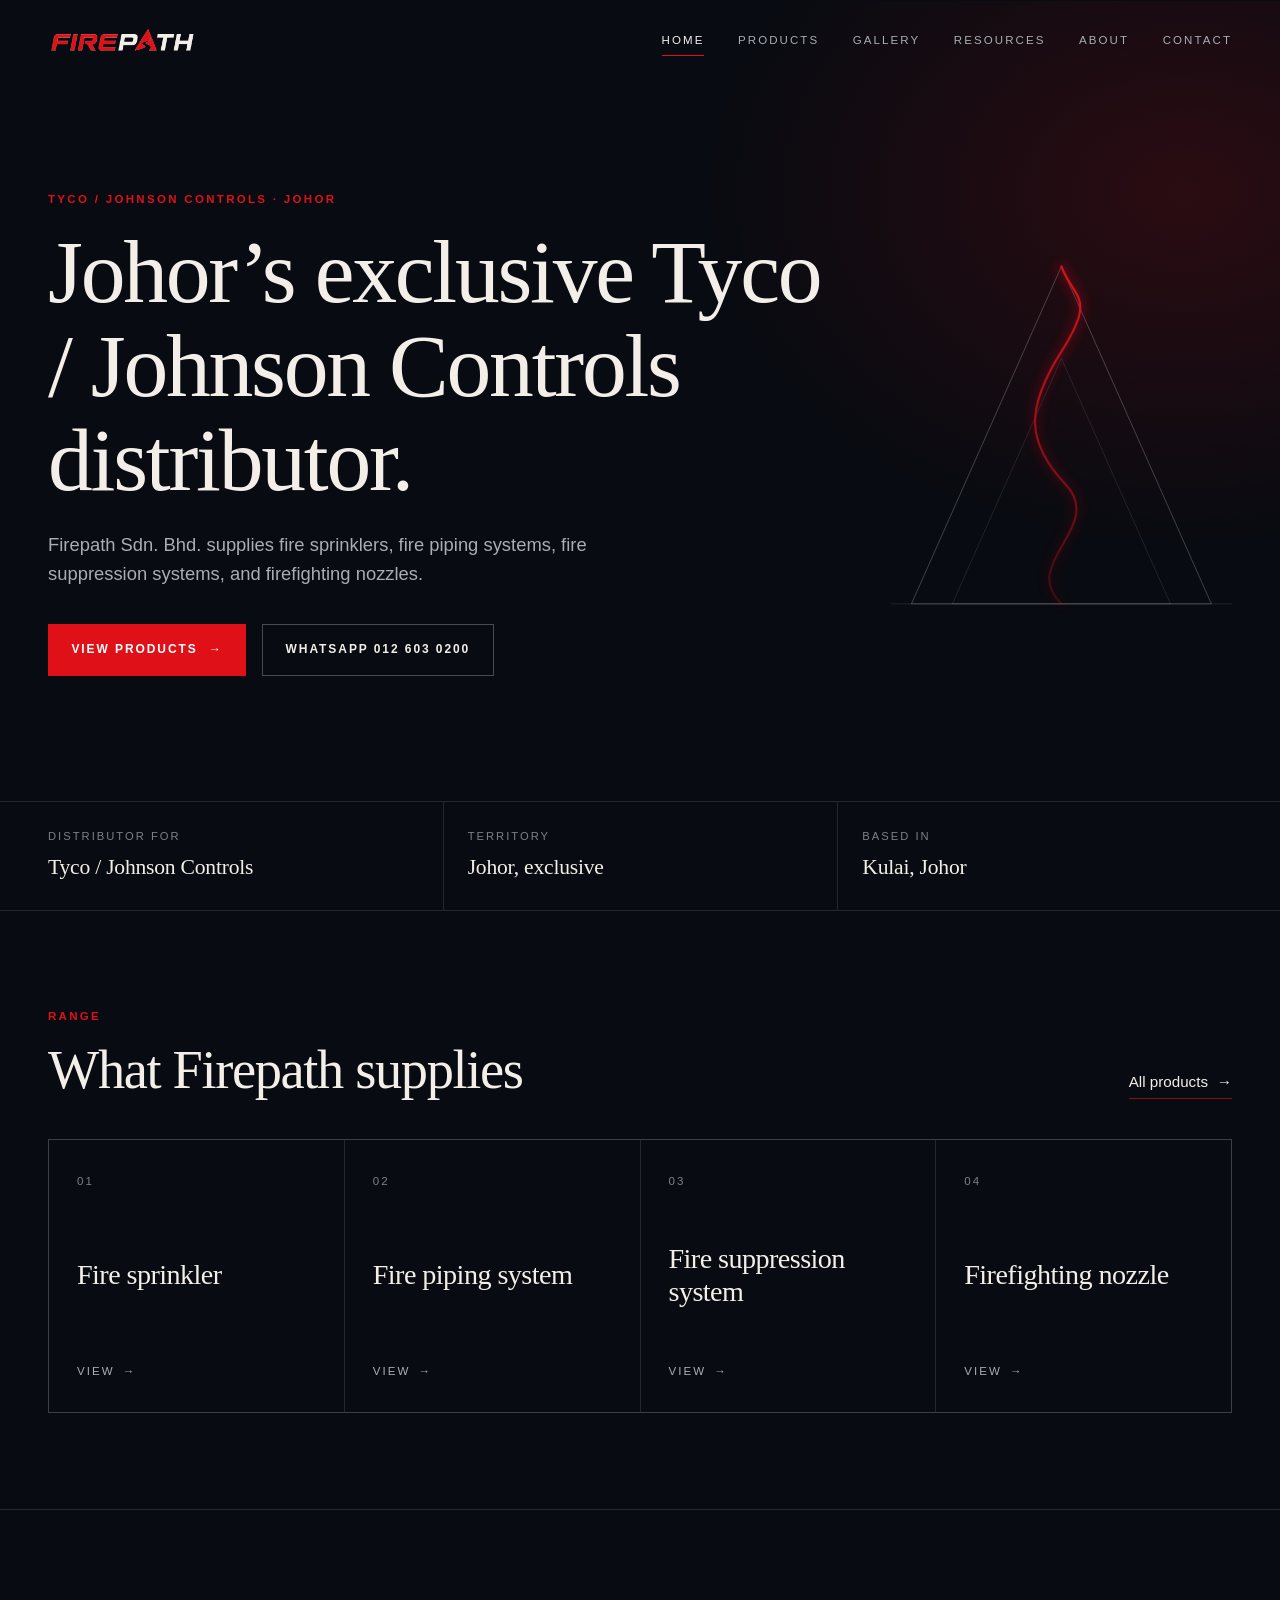
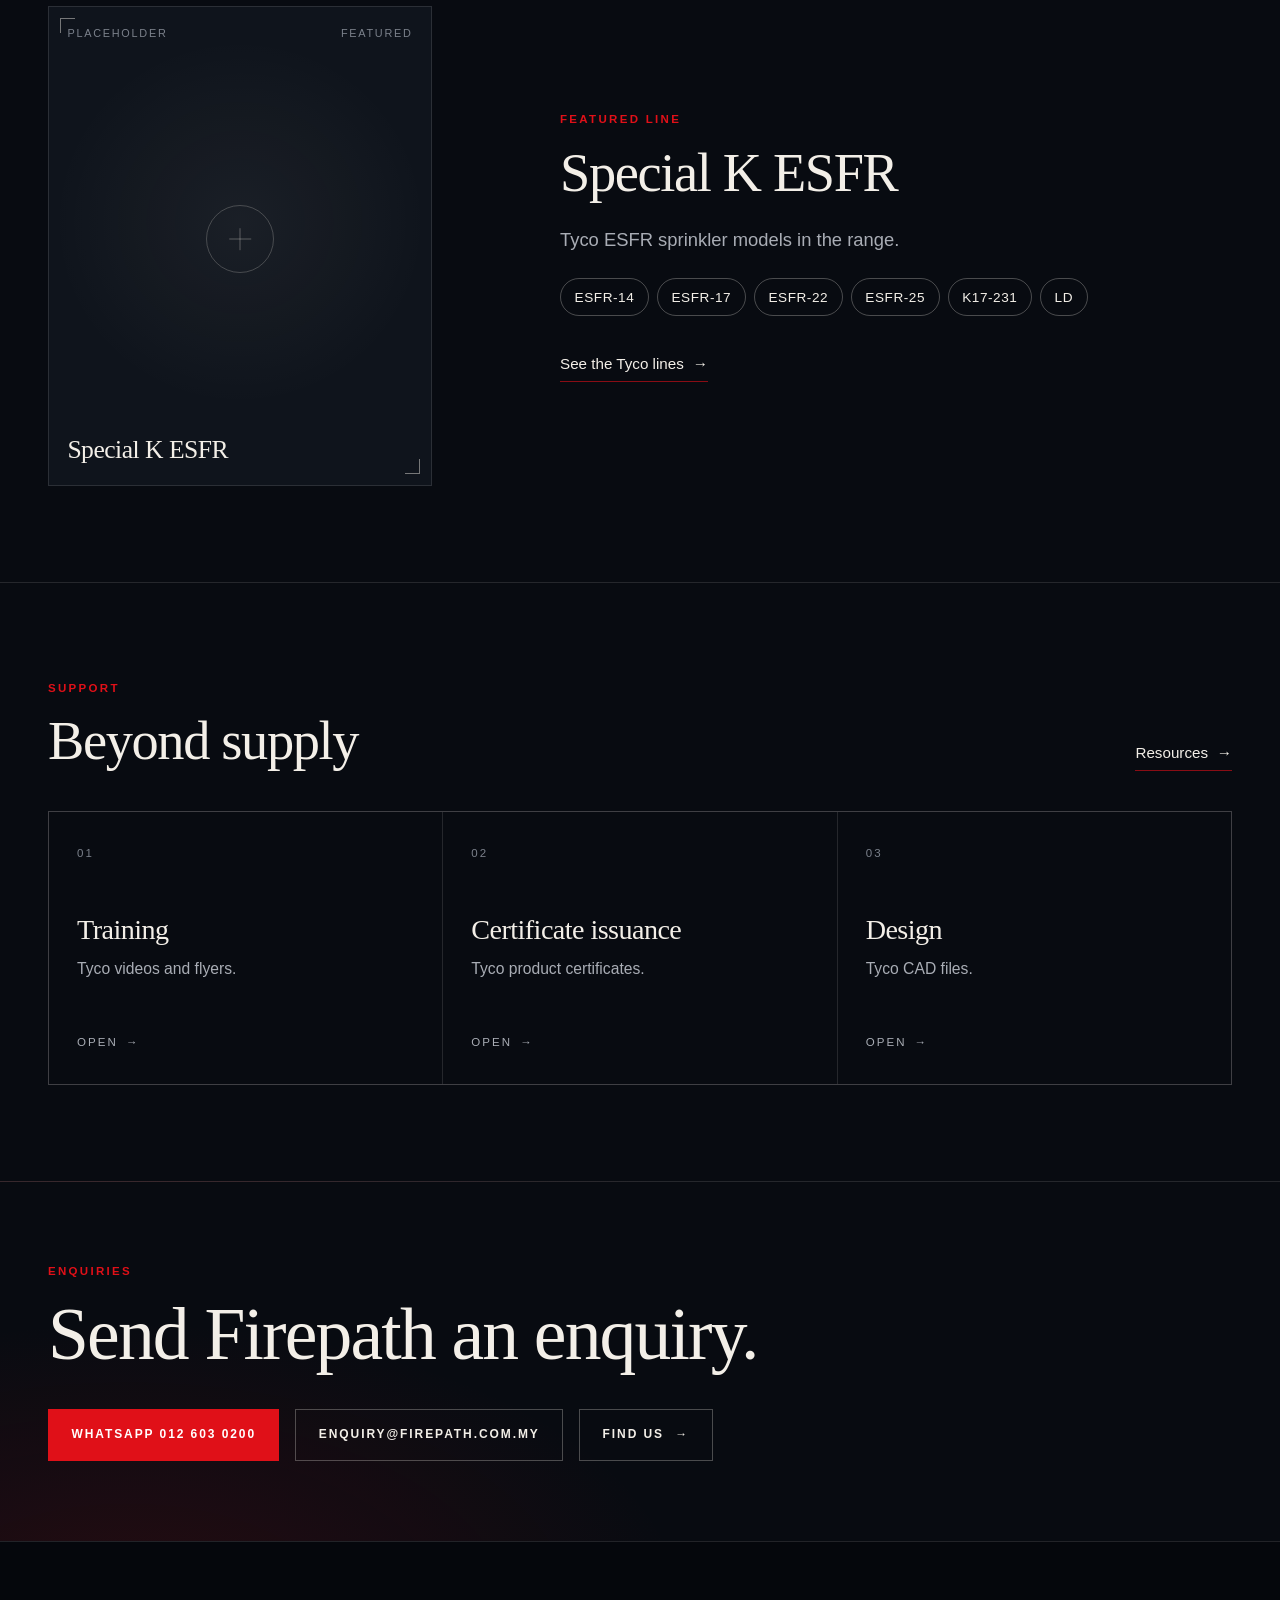
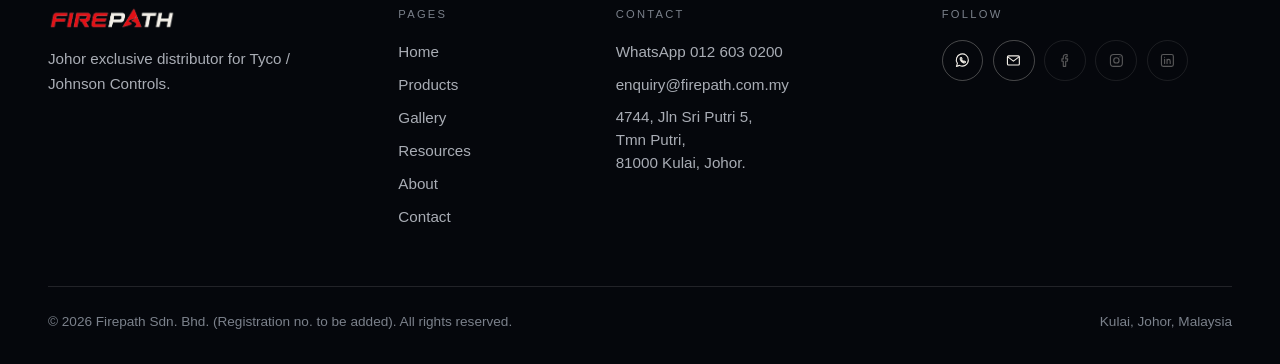
<file: index.html>
<!DOCTYPE html>
<html lang="en">
<head>
  <meta charset="utf-8">
  <meta name="viewport" content="width=device-width, initial-scale=1">
  <title>Firepath Sdn. Bhd. | Tyco / Johnson Controls distributor, Johor</title>
  <meta name="description" content="Firepath Sdn. Bhd. is the Johor exclusive distributor for Tyco and Johnson Controls. Fire sprinklers, fire piping systems, fire suppression systems, and firefighting nozzles.">
  <link rel="icon" href="assets/favicon.svg" type="image/svg+xml">
  <link rel="stylesheet" href="css/styles.css">
  <script>document.documentElement.classList.add("js");</script>
</head>
<body data-page="home">
  <a class="skip" href="#main">Skip to content</a>
  <div data-site-header><noscript><nav class="noscript-nav"><a href="index.html">Home</a><a href="products.html">Products</a><a href="gallery.html">Gallery</a><a href="resources.html">Resources</a><a href="about.html">About</a><a href="contact.html">Contact</a></nav></noscript></div>

  <main id="main">
    <section class="hero" aria-labelledby="hero-heading">
      <div class="wrap hero-grid">
        <div>
          <p class="kicker enter" style="--d:100ms">Tyco / Johnson Controls &middot; Johor</p>
          <h1 id="hero-heading" class="enter" style="--d:200ms">Johor&rsquo;s exclusive Tyco / Johnson Controls distributor.</h1>
          <p class="lede enter" style="--d:380ms">Firepath Sdn. Bhd. supplies fire sprinklers, fire piping systems, fire suppression systems, and firefighting nozzles.</p>
          <div class="actions enter" style="--d:520ms">
            <a class="btn btn-primary" href="products.html">View products <span class="arrow" aria-hidden="true">&rarr;</span></a>
            <a class="btn" href="https://wa.me/60126030200">WhatsApp 012 603 0200</a>
          </div>
        </div>

        <div class="hero-art" aria-hidden="true">
          <svg viewBox="0 0 400 440" focusable="false">
            <defs>
              <linearGradient id="path-fade" x1="0" y1="1" x2="0" y2="0">
                <stop offset="0" stop-color="#e01018" stop-opacity="0.2"/>
                <stop offset="1" stop-color="#e01018"/>
              </linearGradient>
              <filter id="path-blur" x="-50%" y="-50%" width="200%" height="200%">
                <feGaussianBlur stdDeviation="6"/>
              </filter>
              <filter id="ember-glow" x="-300%" y="-300%" width="700%" height="700%">
                <feGaussianBlur stdDeviation="5"/>
              </filter>
            </defs>
            <path class="art-base" pathLength="1" d="M0 420 H400"/>
            <path class="art-frame" pathLength="1" d="M200 24 L376 420 H24 Z"/>
            <path class="art-frame art-frame-inner" pathLength="1" d="M200 132 L328 420 H72 Z"/>
            <path class="art-path art-path-glow" pathLength="1" d="M200 420 C 150 372, 252 330, 205 280 S 158 190, 200 124 S 214 62, 200 24"/>
            <path id="fire-path" class="art-path" pathLength="1" d="M200 420 C 150 372, 252 330, 205 280 S 158 190, 200 124 S 214 62, 200 24"/>
            <g class="art-ember" opacity="0">
              <circle r="10" fill="#e01018" filter="url(#ember-glow)"/>
              <circle r="3" fill="#ffd9d4"/>
              <animateMotion dur="7s" begin="3s" repeatCount="indefinite" keyPoints="0;1" keyTimes="0;1" calcMode="spline" keySplines="0.45 0 0.55 1">
                <mpath href="#fire-path"/>
              </animateMotion>
              <animate attributeName="opacity" values="0;1;1;0" keyTimes="0;0.12;0.82;1" dur="7s" begin="3s" repeatCount="indefinite"/>
            </g>
          </svg>
        </div>
      </div>
    </section>

    <section class="strip" aria-label="Company at a glance">
      <div class="wrap strip-grid" data-reveal-group="120">
        <div class="strip-item" data-reveal>
          <span class="strip-label">Distributor for</span>
          <span class="strip-value">Tyco / Johnson Controls</span>
        </div>
        <div class="strip-item" data-reveal>
          <span class="strip-label">Territory</span>
          <span class="strip-value">Johor, exclusive</span>
        </div>
        <div class="strip-item" data-reveal>
          <span class="strip-label">Based in</span>
          <span class="strip-value">Kulai, Johor</span>
        </div>
      </div>
    </section>

    <section class="band" aria-labelledby="range-heading">
      <div class="wrap">
        <header class="band-head band-head-row">
          <div data-reveal>
            <p class="kicker">Range</p>
            <h2 id="range-heading">What Firepath supplies</h2>
          </div>
          <a class="arrow-link" href="products.html" data-reveal>All products <span class="arrow" aria-hidden="true">&rarr;</span></a>
        </header>
        <div class="grid-lines grid-cols-4" data-reveal-group="90">
          <a class="card" href="products.html#supply" data-reveal>
            <span class="card-num">01</span>
            <span>
              <span class="card-title">Fire sprinkler</span>
            </span>
            <span class="card-go">View <span class="arrow" aria-hidden="true">&rarr;</span></span>
          </a>
          <a class="card" href="products.html#supply" data-reveal>
            <span class="card-num">02</span>
            <span>
              <span class="card-title">Fire piping system</span>
            </span>
            <span class="card-go">View <span class="arrow" aria-hidden="true">&rarr;</span></span>
          </a>
          <a class="card" href="products.html#supply" data-reveal>
            <span class="card-num">03</span>
            <span>
              <span class="card-title">Fire suppression system</span>
            </span>
            <span class="card-go">View <span class="arrow" aria-hidden="true">&rarr;</span></span>
          </a>
          <a class="card" href="products.html#supply" data-reveal>
            <span class="card-num">04</span>
            <span>
              <span class="card-title">Firefighting nozzle</span>
            </span>
            <span class="card-go">View <span class="arrow" aria-hidden="true">&rarr;</span></span>
          </a>
        </div>
      </div>
    </section>

    <section class="band" aria-labelledby="feature-heading">
      <div class="wrap feature">
        <div class="plate-frame" role="img" aria-label="Product placeholder, Special K ESFR" data-reveal>
          <span class="plate-meta"><span>Placeholder</span><span>Featured</span></span>
          <span class="plate-mark" aria-hidden="true"></span>
          <span class="plate-name">Special K ESFR</span>
        </div>
        <div data-reveal style="--d:120ms">
          <p class="kicker">Featured line</p>
          <h2 id="feature-heading">Special K ESFR</h2>
          <p class="lede">Tyco ESFR sprinkler models in the range.</p>
          <ul class="chips" aria-label="Models">
            <li>ESFR-14</li>
            <li>ESFR-17</li>
            <li>ESFR-22</li>
            <li>ESFR-25</li>
            <li>K17-231</li>
            <li>LD</li>
          </ul>
          <div class="actions">
            <a class="arrow-link" href="products.html#special-k-esfr">See the Tyco lines <span class="arrow" aria-hidden="true">&rarr;</span></a>
          </div>
        </div>
      </div>
    </section>

    <section class="band" aria-labelledby="support-heading">
      <div class="wrap">
        <header class="band-head band-head-row">
          <div data-reveal>
            <p class="kicker">Support</p>
            <h2 id="support-heading">Beyond supply</h2>
          </div>
          <a class="arrow-link" href="resources.html" data-reveal>Resources <span class="arrow" aria-hidden="true">&rarr;</span></a>
        </header>
        <div class="grid-lines grid-cols-3" data-reveal-group="90">
          <a class="card" href="resources.html" data-reveal>
            <span class="card-num">01</span>
            <span>
              <span class="card-title">Training</span>
              <p class="card-text">Tyco videos and flyers.</p>
            </span>
            <span class="card-go">Open <span class="arrow" aria-hidden="true">&rarr;</span></span>
          </a>
          <a class="card" href="resources.html" data-reveal>
            <span class="card-num">02</span>
            <span>
              <span class="card-title">Certificate issuance</span>
              <p class="card-text">Tyco product certificates.</p>
            </span>
            <span class="card-go">Open <span class="arrow" aria-hidden="true">&rarr;</span></span>
          </a>
          <a class="card" href="resources.html" data-reveal>
            <span class="card-num">03</span>
            <span>
              <span class="card-title">Design</span>
              <p class="card-text">Tyco CAD files.</p>
            </span>
            <span class="card-go">Open <span class="arrow" aria-hidden="true">&rarr;</span></span>
          </a>
        </div>
      </div>
    </section>

    <section class="cta" aria-labelledby="cta-heading">
      <div class="wrap" data-reveal>
        <p class="kicker">Enquiries</p>
        <h2 id="cta-heading">Send Firepath an enquiry.</h2>
        <div class="actions">
          <a class="btn btn-primary" href="https://wa.me/60126030200">WhatsApp 012 603 0200</a>
          <a class="btn" href="mailto:enquiry@firepath.com.my">enquiry@firepath.com.my</a>
          <a class="btn" href="contact.html">Find us <span class="arrow" aria-hidden="true">&rarr;</span></a>
        </div>
      </div>
    </section>
  </main>

  <div data-site-footer></div>

  <script src="js/site.js"></script>
  <script src="js/main.js"></script>
</body>
</html>
</file>
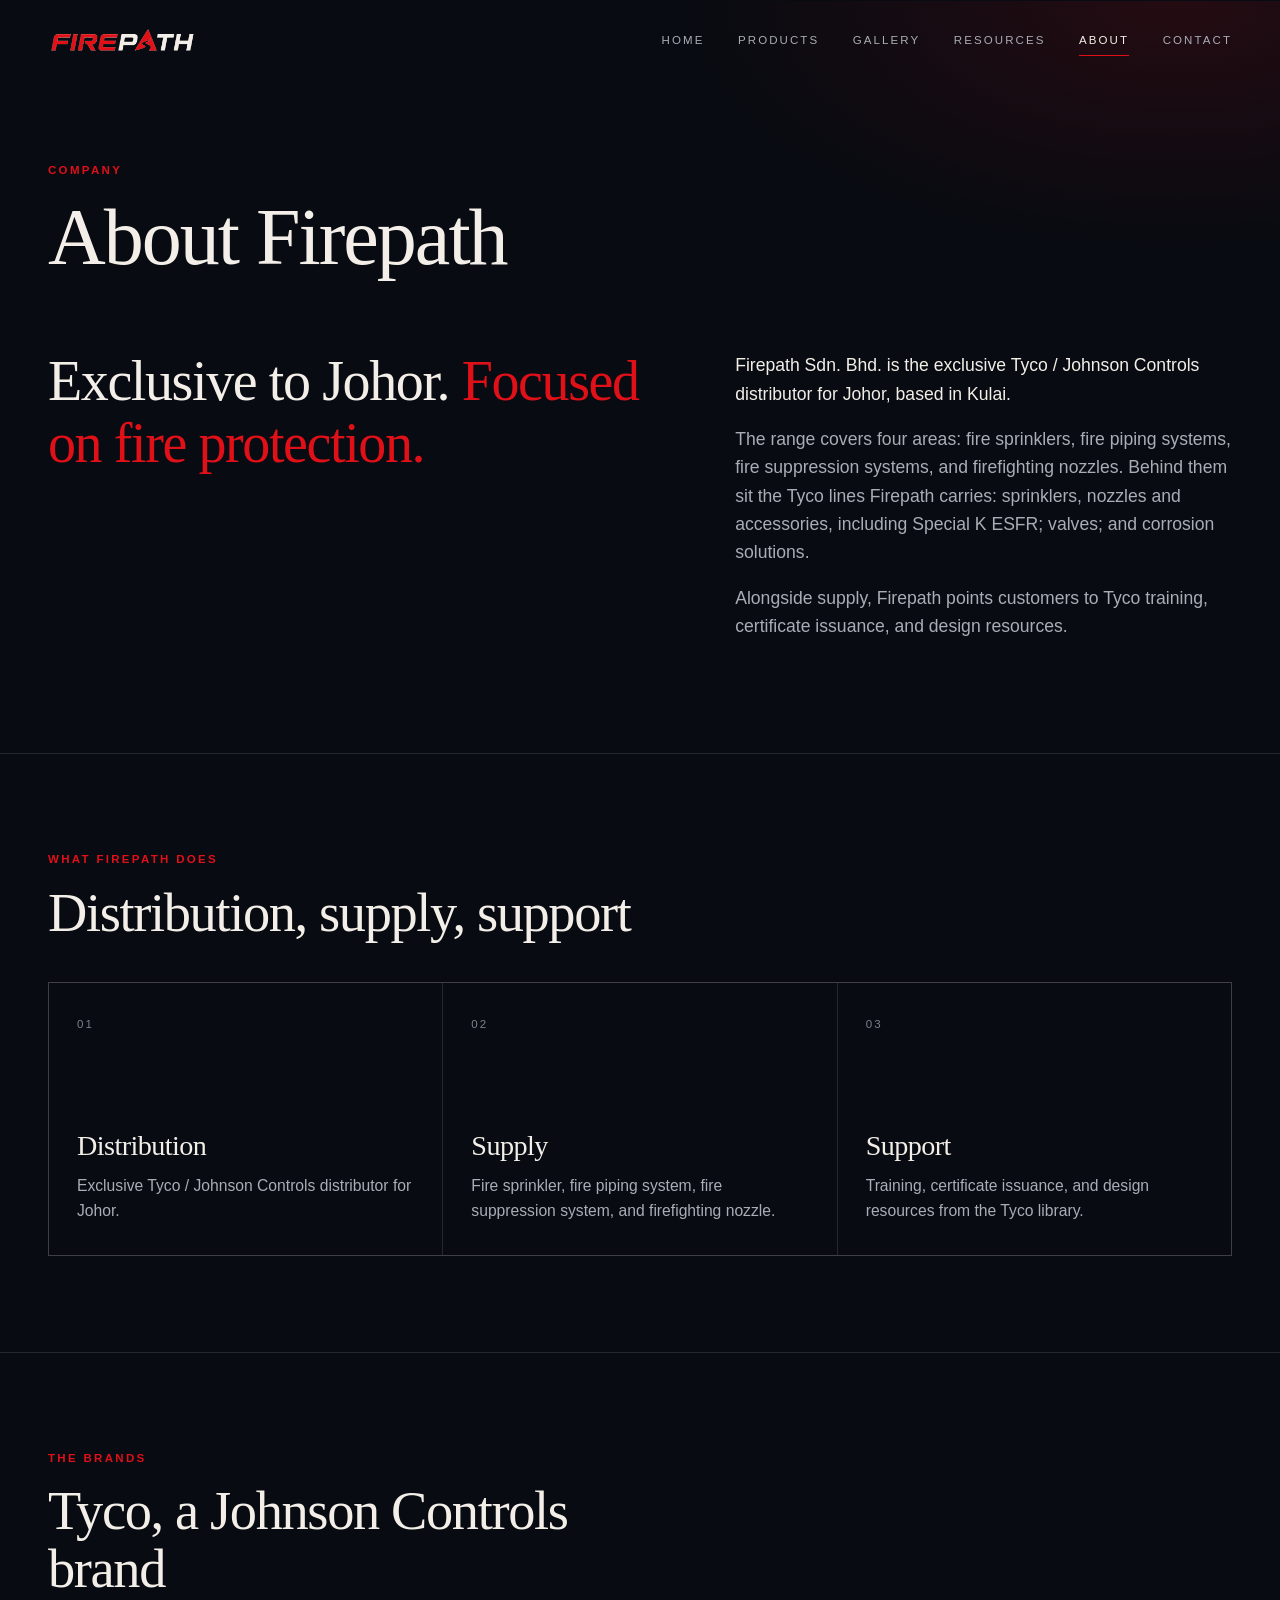
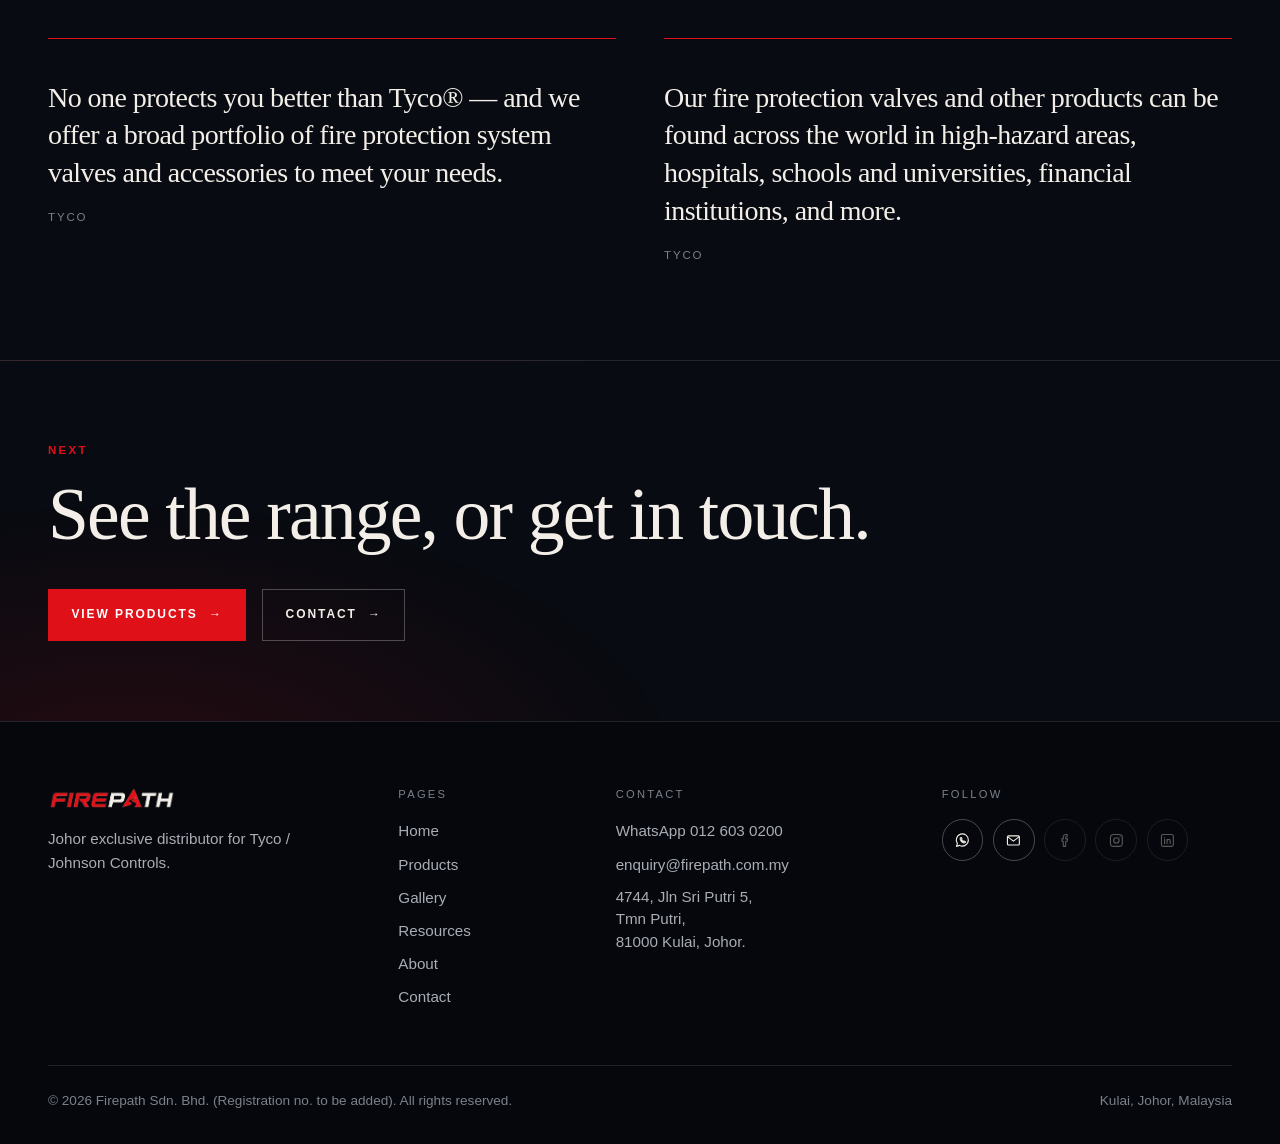
<file: about.html>
<!DOCTYPE html>
<html lang="en">
<head>
  <meta charset="utf-8">
  <meta name="viewport" content="width=device-width, initial-scale=1">
  <title>About | Firepath Sdn. Bhd.</title>
  <meta name="description" content="Firepath Sdn. Bhd. is the exclusive Tyco / Johnson Controls distributor for Johor, based in Kulai.">
  <link rel="icon" href="assets/favicon.svg" type="image/svg+xml">
  <link rel="stylesheet" href="css/styles.css">
  <script>document.documentElement.classList.add("js");</script>
</head>
<body data-page="about">
  <a class="skip" href="#main">Skip to content</a>
  <div data-site-header><noscript><nav class="noscript-nav"><a href="index.html">Home</a><a href="products.html">Products</a><a href="gallery.html">Gallery</a><a href="resources.html">Resources</a><a href="about.html">About</a><a href="contact.html">Contact</a></nav></noscript></div>

  <main id="main">
    <section class="page-head" aria-labelledby="page-heading">
      <div class="wrap">
        <p class="kicker enter" style="--d:80ms">Company</p>
        <h1 id="page-heading" class="enter" style="--d:160ms">About Firepath</h1>
      </div>
    </section>

    <section class="band" aria-label="Introduction">
      <div class="wrap intro">
        <p class="statement" data-reveal>Exclusive to Johor. <em>Focused on fire protection.</em></p>
        <div class="intro-body" data-reveal style="--d:140ms">
          <p>Firepath Sdn. Bhd. is the exclusive Tyco / Johnson Controls distributor for Johor, based in Kulai.</p>
          <p>The range covers four areas: fire sprinklers, fire piping systems, fire suppression systems, and firefighting nozzles. Behind them sit the Tyco lines Firepath carries: sprinklers, nozzles and accessories, including Special K ESFR; valves; and corrosion solutions.</p>
          <p>Alongside supply, Firepath points customers to Tyco training, certificate issuance, and design resources.</p>
        </div>
      </div>
    </section>

    <section class="band" aria-labelledby="pillars-heading">
      <div class="wrap">
        <header class="band-head" data-reveal>
          <p class="kicker">What Firepath does</p>
          <h2 id="pillars-heading">Distribution, supply, support</h2>
        </header>
        <div class="grid-lines grid-cols-3" data-reveal-group="100">
          <div class="card" data-reveal>
            <span class="card-num">01</span>
            <span>
              <span class="card-title">Distribution</span>
              <p class="card-text">Exclusive Tyco / Johnson Controls distributor for Johor.</p>
            </span>
          </div>
          <div class="card" data-reveal>
            <span class="card-num">02</span>
            <span>
              <span class="card-title">Supply</span>
              <p class="card-text">Fire sprinkler, fire piping system, fire suppression system, and firefighting nozzle.</p>
            </span>
          </div>
          <div class="card" data-reveal>
            <span class="card-num">03</span>
            <span>
              <span class="card-title">Support</span>
              <p class="card-text">Training, certificate issuance, and design resources from the Tyco library.</p>
            </span>
          </div>
        </div>
      </div>
    </section>

    <section class="band" aria-labelledby="brands-heading">
      <div class="wrap">
        <header class="band-head" data-reveal>
          <p class="kicker">The brands</p>
          <h2 id="brands-heading">Tyco, a Johnson Controls brand</h2>
        </header>
        <div class="quotes" data-reveal-group="140">
          <figure data-reveal>
            <blockquote>
              <p>No one protects you better than Tyco&reg; &mdash; and we offer a broad portfolio of fire protection system valves and accessories to meet your needs.</p>
            </blockquote>
            <figcaption>Tyco</figcaption>
          </figure>
          <figure data-reveal>
            <blockquote>
              <p>Our fire protection valves and other products can be found across the world in high-hazard areas, hospitals, schools and universities, financial institutions, and more.</p>
            </blockquote>
            <figcaption>Tyco</figcaption>
          </figure>
        </div>
      </div>
    </section>

    <section class="cta" aria-labelledby="cta-heading">
      <div class="wrap" data-reveal>
        <p class="kicker">Next</p>
        <h2 id="cta-heading">See the range, or get in touch.</h2>
        <div class="actions">
          <a class="btn btn-primary" href="products.html">View products <span class="arrow" aria-hidden="true">&rarr;</span></a>
          <a class="btn" href="contact.html">Contact <span class="arrow" aria-hidden="true">&rarr;</span></a>
        </div>
      </div>
    </section>
  </main>

  <div data-site-footer></div>

  <script src="js/site.js"></script>
  <script src="js/main.js"></script>
</body>
</html>
</file>
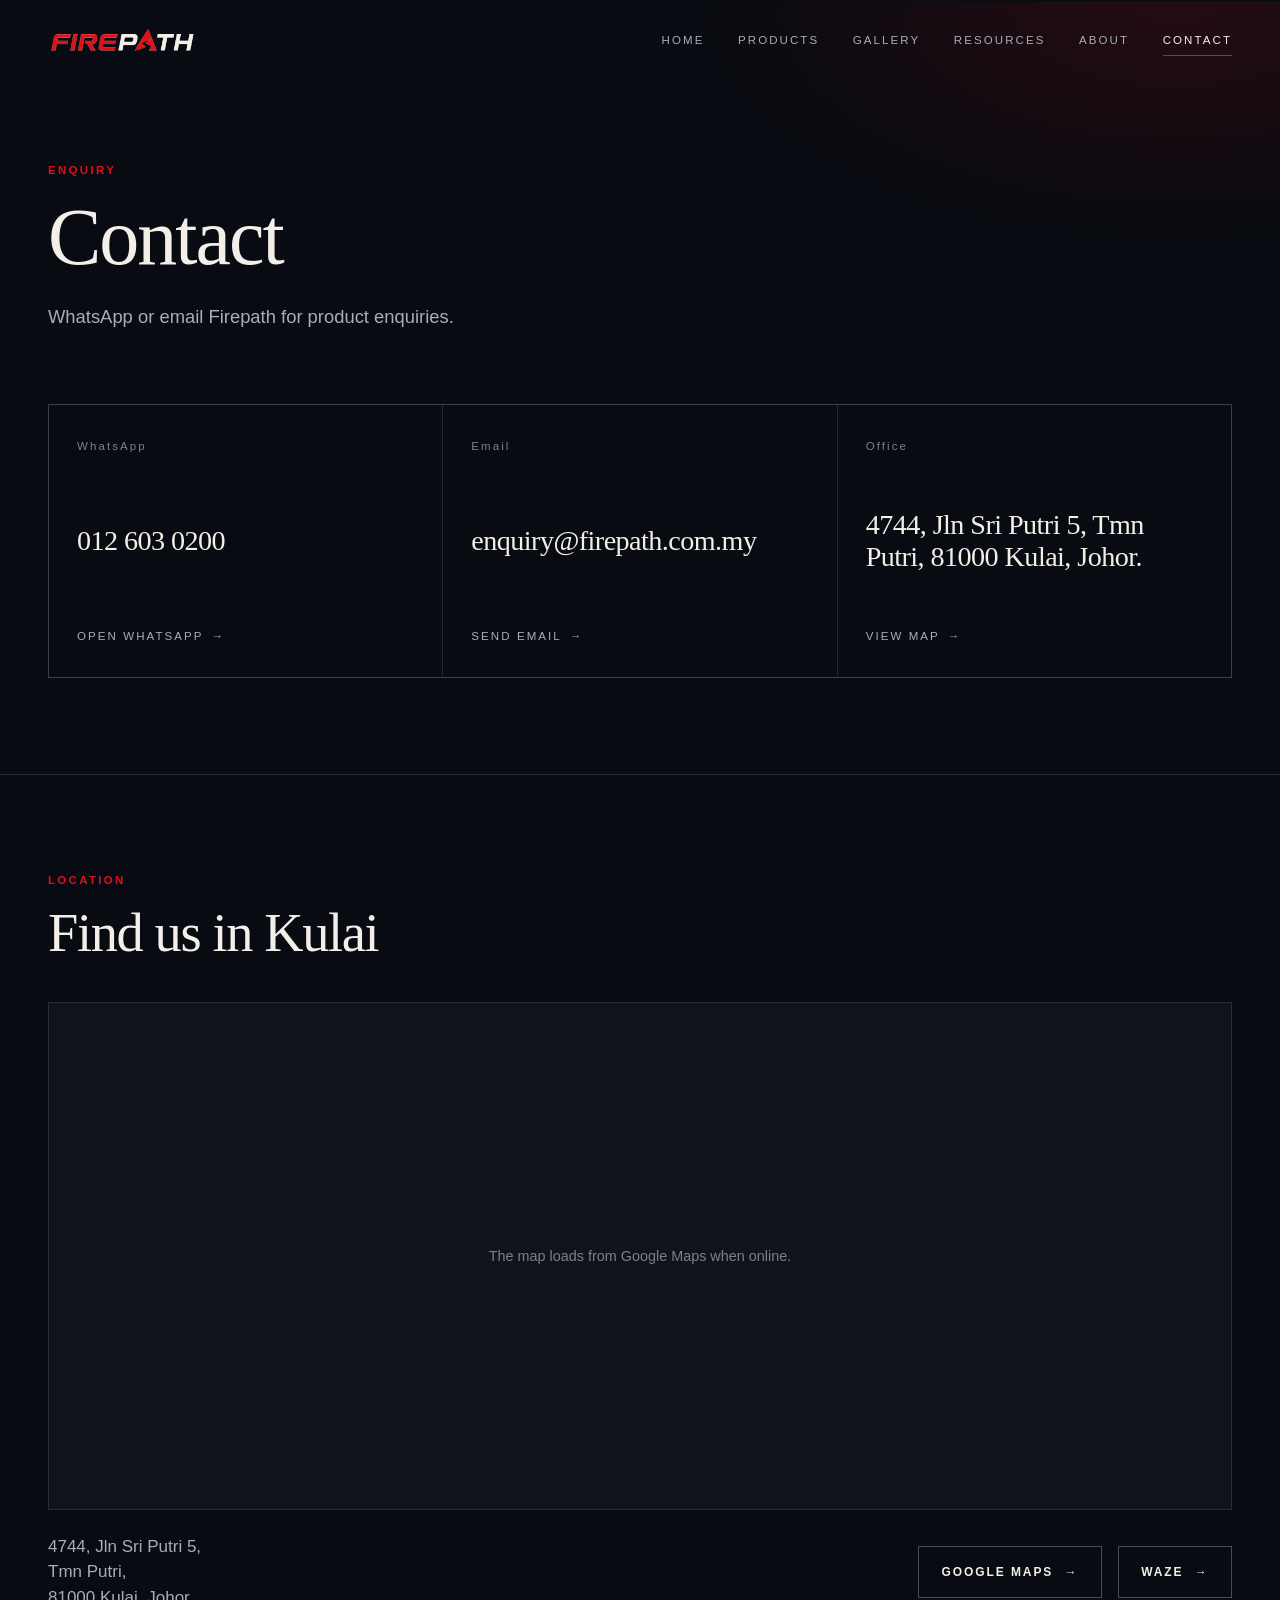
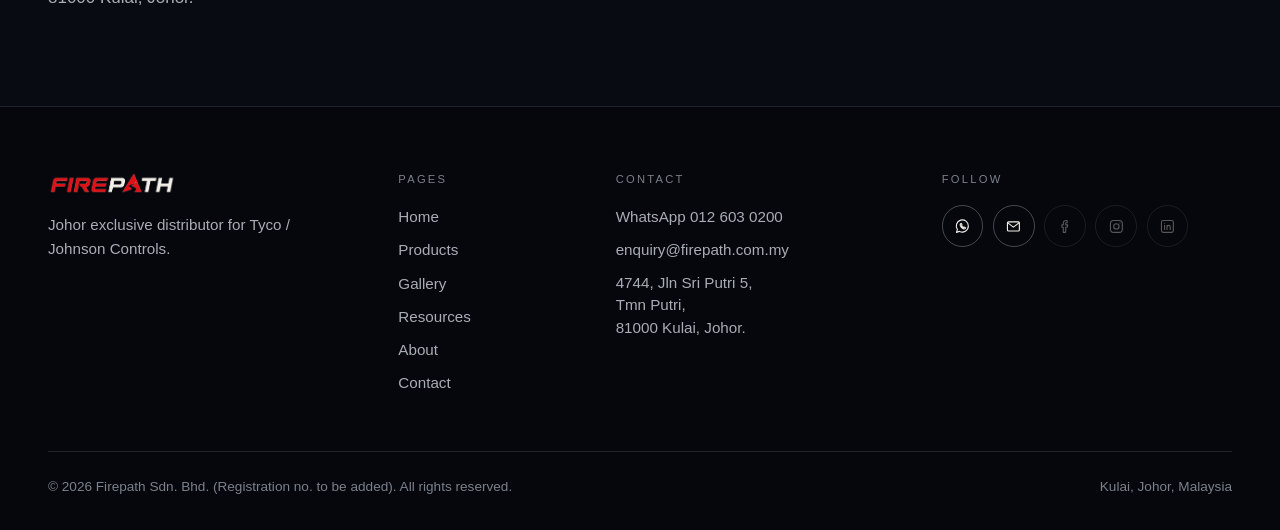
<file: contact.html>
<!DOCTYPE html>
<html lang="en">
<head>
  <meta charset="utf-8">
  <meta name="viewport" content="width=device-width, initial-scale=1">
  <title>Contact | Firepath Sdn. Bhd.</title>
  <meta name="description" content="Contact Firepath Sdn. Bhd.: WhatsApp 012 603 0200, enquiry@firepath.com.my, 4744, Jln Sri Putri 5, Tmn Putri, 81000 Kulai, Johor.">
  <link rel="icon" href="assets/favicon.svg" type="image/svg+xml">
  <link rel="stylesheet" href="css/styles.css">
  <script>document.documentElement.classList.add("js");</script>
</head>
<body data-page="contact">
  <a class="skip" href="#main">Skip to content</a>
  <div data-site-header><noscript><nav class="noscript-nav"><a href="index.html">Home</a><a href="products.html">Products</a><a href="gallery.html">Gallery</a><a href="resources.html">Resources</a><a href="about.html">About</a><a href="contact.html">Contact</a></nav></noscript></div>

  <main id="main">
    <section class="page-head" aria-labelledby="page-heading">
      <div class="wrap">
        <p class="kicker enter" style="--d:80ms">Enquiry</p>
        <h1 id="page-heading" class="enter" style="--d:160ms">Contact</h1>
        <p class="lede enter" style="--d:300ms">WhatsApp or email Firepath for product enquiries.</p>
      </div>
    </section>

    <section class="band" aria-label="Ways to reach Firepath">
      <div class="wrap">
        <div class="grid-lines grid-cols-3" data-reveal-group="100">
          <a class="card contact-card" href="https://wa.me/60126030200" data-reveal>
            <span class="card-num">WhatsApp</span>
            <span class="card-title">012 603 0200</span>
            <span class="card-go">Open WhatsApp <span class="arrow" aria-hidden="true">&rarr;</span></span>
          </a>
          <a class="card contact-card" href="mailto:enquiry@firepath.com.my" data-reveal>
            <span class="card-num">Email</span>
            <span class="card-title">enquiry@firepath.com.my</span>
            <span class="card-go">Send email <span class="arrow" aria-hidden="true">&rarr;</span></span>
          </a>
          <a class="card contact-card" href="#location" data-reveal>
            <span class="card-num">Office</span>
            <address class="card-title">4744, Jln Sri Putri 5, Tmn Putri, 81000 Kulai, Johor.</address>
            <span class="card-go">View map <span class="arrow" aria-hidden="true">&rarr;</span></span>
          </a>
        </div>
      </div>
    </section>

    <section class="band" id="location" aria-labelledby="map-heading">
      <div class="wrap">
        <header class="band-head" data-reveal>
          <p class="kicker">Location</p>
          <h2 id="map-heading">Find us in Kulai</h2>
        </header>
        <div class="map" data-reveal>
          <p class="map-fallback">The map loads from Google Maps when online.</p>
          <iframe
            title="Map of 4744, Jln Sri Putri 5, Tmn Putri, 81000 Kulai, Johor"
            src="https://maps.google.com/maps?q=4744%20Jalan%20Sri%20Putri%205%2C%20Taman%20Putri%2C%2081000%20Kulai%2C%20Johor%2C%20Malaysia&amp;z=16&amp;output=embed"
            loading="lazy"
            referrerpolicy="no-referrer-when-downgrade"
            allowfullscreen></iframe>
        </div>
        <div class="map-meta" data-reveal>
          <address>
            4744, Jln Sri Putri 5,<br>
            Tmn Putri,<br>
            81000 Kulai, Johor.
          </address>
          <div class="actions">
            <a class="btn" href="https://www.google.com/maps/search/?api=1&amp;query=4744%20Jalan%20Sri%20Putri%205%2C%20Taman%20Putri%2C%2081000%20Kulai%2C%20Johor%2C%20Malaysia" target="_blank" rel="noopener">Google Maps <span class="arrow" aria-hidden="true">&rarr;</span></a>
            <a class="btn" href="https://waze.com/ul?q=4744%20Jalan%20Sri%20Putri%205%2C%20Taman%20Putri%2C%2081000%20Kulai%2C%20Johor&amp;navigate=yes" target="_blank" rel="noopener">Waze <span class="arrow" aria-hidden="true">&rarr;</span></a>
          </div>
        </div>
      </div>
    </section>
  </main>

  <div data-site-footer></div>

  <script src="js/site.js"></script>
  <script src="js/main.js"></script>
</body>
</html>
</file>
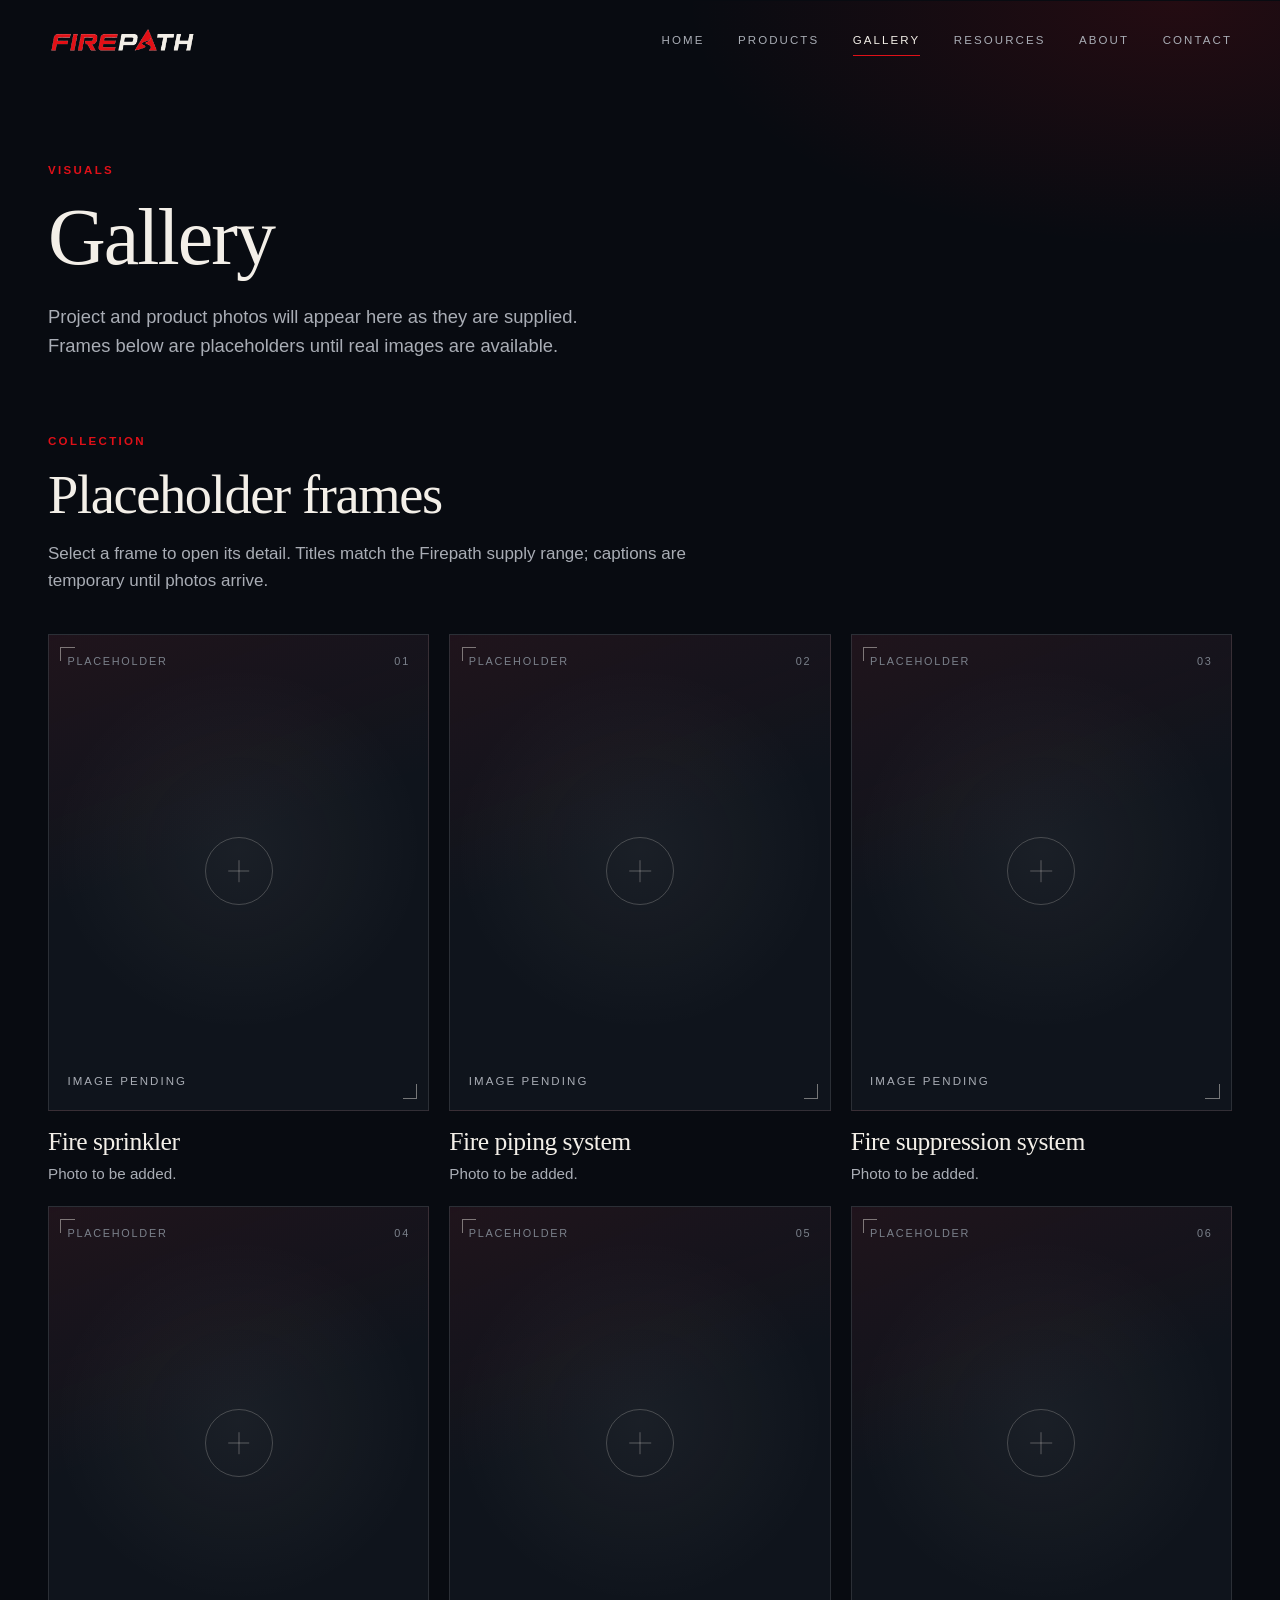
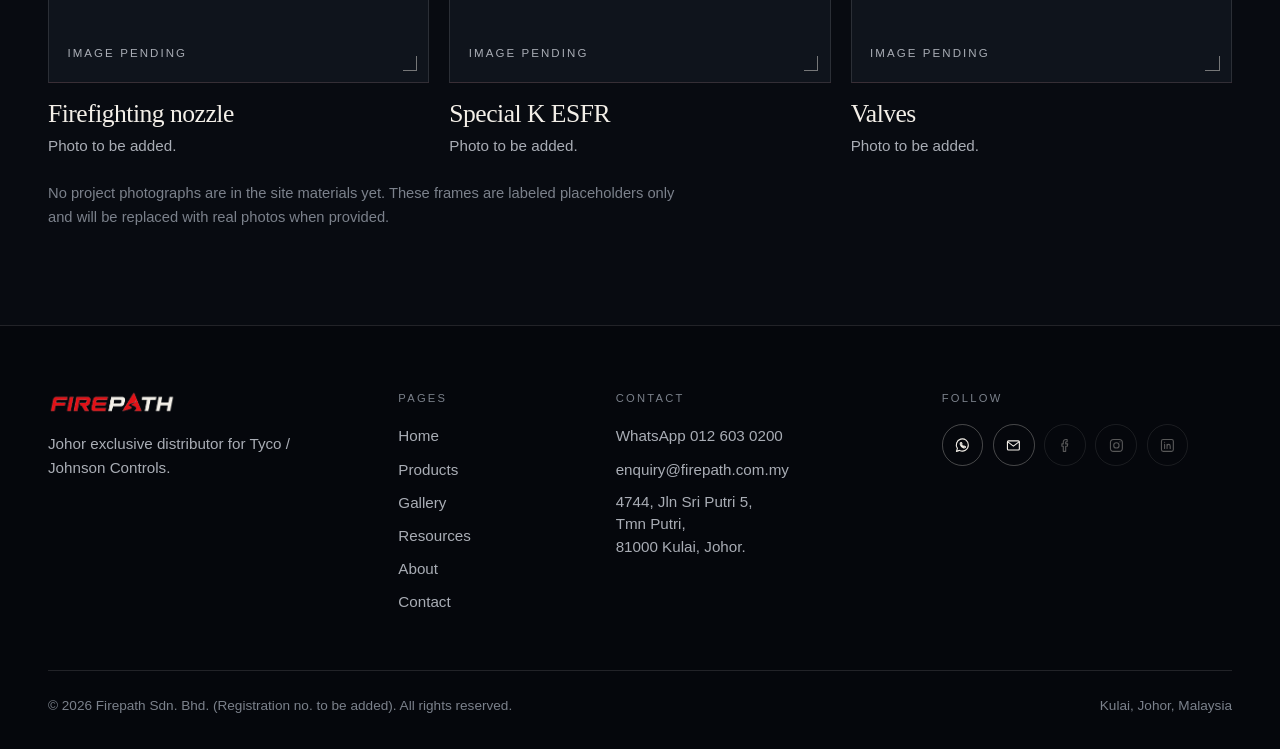
<file: gallery.html>
<!DOCTYPE html>
<html lang="en">
<head>
  <meta charset="utf-8">
  <meta name="viewport" content="width=device-width, initial-scale=1">
  <title>Gallery | Firepath Sdn. Bhd.</title>
  <meta name="description" content="Photo gallery for Firepath Sdn. Bhd. Project and product images will appear here as they are supplied.">
  <link rel="icon" href="assets/favicon.svg" type="image/svg+xml">
  <link rel="stylesheet" href="css/styles.css">
  <script>document.documentElement.classList.add("js");</script>
</head>
<body data-page="gallery">
  <a class="skip" href="#main">Skip to content</a>
  <div data-site-header><noscript><nav class="noscript-nav"><a href="index.html">Home</a><a href="products.html">Products</a><a href="gallery.html">Gallery</a><a href="resources.html">Resources</a><a href="about.html">About</a><a href="contact.html">Contact</a></nav></noscript></div>

  <main id="main">
    <section class="page-head" aria-labelledby="page-heading">
      <div class="wrap">
        <p class="kicker enter" style="--d:80ms">Visuals</p>
        <h1 id="page-heading" class="enter" style="--d:160ms">Gallery</h1>
        <p class="lede enter" style="--d:300ms">Project and product photos will appear here as they are supplied. Frames below are placeholders until real images are available.</p>
      </div>
    </section>

    <section class="band" aria-labelledby="gallery-heading">
      <div class="wrap">
        <header class="band-head" data-reveal>
          <p class="kicker">Collection</p>
          <h2 id="gallery-heading">Placeholder frames</h2>
          <p>Select a frame to open its detail. Titles match the Firepath supply range; captions are temporary until photos arrive.</p>
        </header>

        <ul class="gallery-grid" data-gallery data-reveal-group="80">
          <li>
            <button type="button" class="gallery-item" data-reveal data-gallery-index="0"
              data-title="Fire sprinkler"
              data-detail="Photo to be added.">
              <span class="gallery-frame" aria-hidden="true">
                <span class="gallery-frame-meta"><span>Placeholder</span><span>01</span></span>
                <span class="plate-mark"></span>
                <span class="gallery-frame-label">Image pending</span>
              </span>
              <span class="gallery-copy">
                <span class="gallery-title">Fire sprinkler</span>
                <span class="gallery-detail">Photo to be added.</span>
              </span>
            </button>
          </li>
          <li>
            <button type="button" class="gallery-item" data-reveal data-gallery-index="1"
              data-title="Fire piping system"
              data-detail="Photo to be added.">
              <span class="gallery-frame" aria-hidden="true">
                <span class="gallery-frame-meta"><span>Placeholder</span><span>02</span></span>
                <span class="plate-mark"></span>
                <span class="gallery-frame-label">Image pending</span>
              </span>
              <span class="gallery-copy">
                <span class="gallery-title">Fire piping system</span>
                <span class="gallery-detail">Photo to be added.</span>
              </span>
            </button>
          </li>
          <li>
            <button type="button" class="gallery-item" data-reveal data-gallery-index="2"
              data-title="Fire suppression system"
              data-detail="Photo to be added.">
              <span class="gallery-frame" aria-hidden="true">
                <span class="gallery-frame-meta"><span>Placeholder</span><span>03</span></span>
                <span class="plate-mark"></span>
                <span class="gallery-frame-label">Image pending</span>
              </span>
              <span class="gallery-copy">
                <span class="gallery-title">Fire suppression system</span>
                <span class="gallery-detail">Photo to be added.</span>
              </span>
            </button>
          </li>
          <li>
            <button type="button" class="gallery-item" data-reveal data-gallery-index="3"
              data-title="Firefighting nozzle"
              data-detail="Photo to be added.">
              <span class="gallery-frame" aria-hidden="true">
                <span class="gallery-frame-meta"><span>Placeholder</span><span>04</span></span>
                <span class="plate-mark"></span>
                <span class="gallery-frame-label">Image pending</span>
              </span>
              <span class="gallery-copy">
                <span class="gallery-title">Firefighting nozzle</span>
                <span class="gallery-detail">Photo to be added.</span>
              </span>
            </button>
          </li>
          <li>
            <button type="button" class="gallery-item" data-reveal data-gallery-index="4"
              data-title="Special K ESFR"
              data-detail="Photo to be added.">
              <span class="gallery-frame" aria-hidden="true">
                <span class="gallery-frame-meta"><span>Placeholder</span><span>05</span></span>
                <span class="plate-mark"></span>
                <span class="gallery-frame-label">Image pending</span>
              </span>
              <span class="gallery-copy">
                <span class="gallery-title">Special K ESFR</span>
                <span class="gallery-detail">Photo to be added.</span>
              </span>
            </button>
          </li>
          <li>
            <button type="button" class="gallery-item" data-reveal data-gallery-index="5"
              data-title="Valves"
              data-detail="Photo to be added.">
              <span class="gallery-frame" aria-hidden="true">
                <span class="gallery-frame-meta"><span>Placeholder</span><span>06</span></span>
                <span class="plate-mark"></span>
                <span class="gallery-frame-label">Image pending</span>
              </span>
              <span class="gallery-copy">
                <span class="gallery-title">Valves</span>
                <span class="gallery-detail">Photo to be added.</span>
              </span>
            </button>
          </li>
        </ul>

        <p class="note" data-reveal>No project photographs are in the site materials yet. These frames are labeled placeholders only and will be replaced with real photos when provided.</p>
      </div>
    </section>
  </main>

  <dialog class="gallery-lightbox" id="gallery-lightbox" aria-labelledby="gallery-lightbox-title">
    <div class="gallery-lightbox-panel">
      <button type="button" class="gallery-lightbox-close" data-gallery-close aria-label="Close">
        <span aria-hidden="true">&times;</span>
        <span class="gallery-lightbox-close-label">Close</span>
      </button>

      <div class="gallery-lightbox-media" aria-hidden="true">
        <div class="gallery-frame gallery-frame-large">
          <span class="gallery-frame-meta"><span>Placeholder</span><span data-gallery-index-label>01</span></span>
          <span class="plate-mark"></span>
          <span class="gallery-frame-label">Image pending</span>
        </div>
      </div>

      <div class="gallery-lightbox-body">
        <p class="kicker" data-gallery-count>1 / 6</p>
        <h2 id="gallery-lightbox-title" data-gallery-title>Title</h2>
        <p class="gallery-lightbox-detail" data-gallery-detail>Detail</p>
      </div>

      <div class="gallery-lightbox-nav">
        <button type="button" class="btn" data-gallery-prev>
          <span class="arrow" aria-hidden="true">&larr;</span> Previous
        </button>
        <button type="button" class="btn" data-gallery-next>
          Next <span class="arrow" aria-hidden="true">&rarr;</span>
        </button>
      </div>
    </div>
  </dialog>

  <div data-site-footer></div>

  <script src="js/site.js"></script>
  <script src="js/main.js"></script>
</body>
</html>
</file>
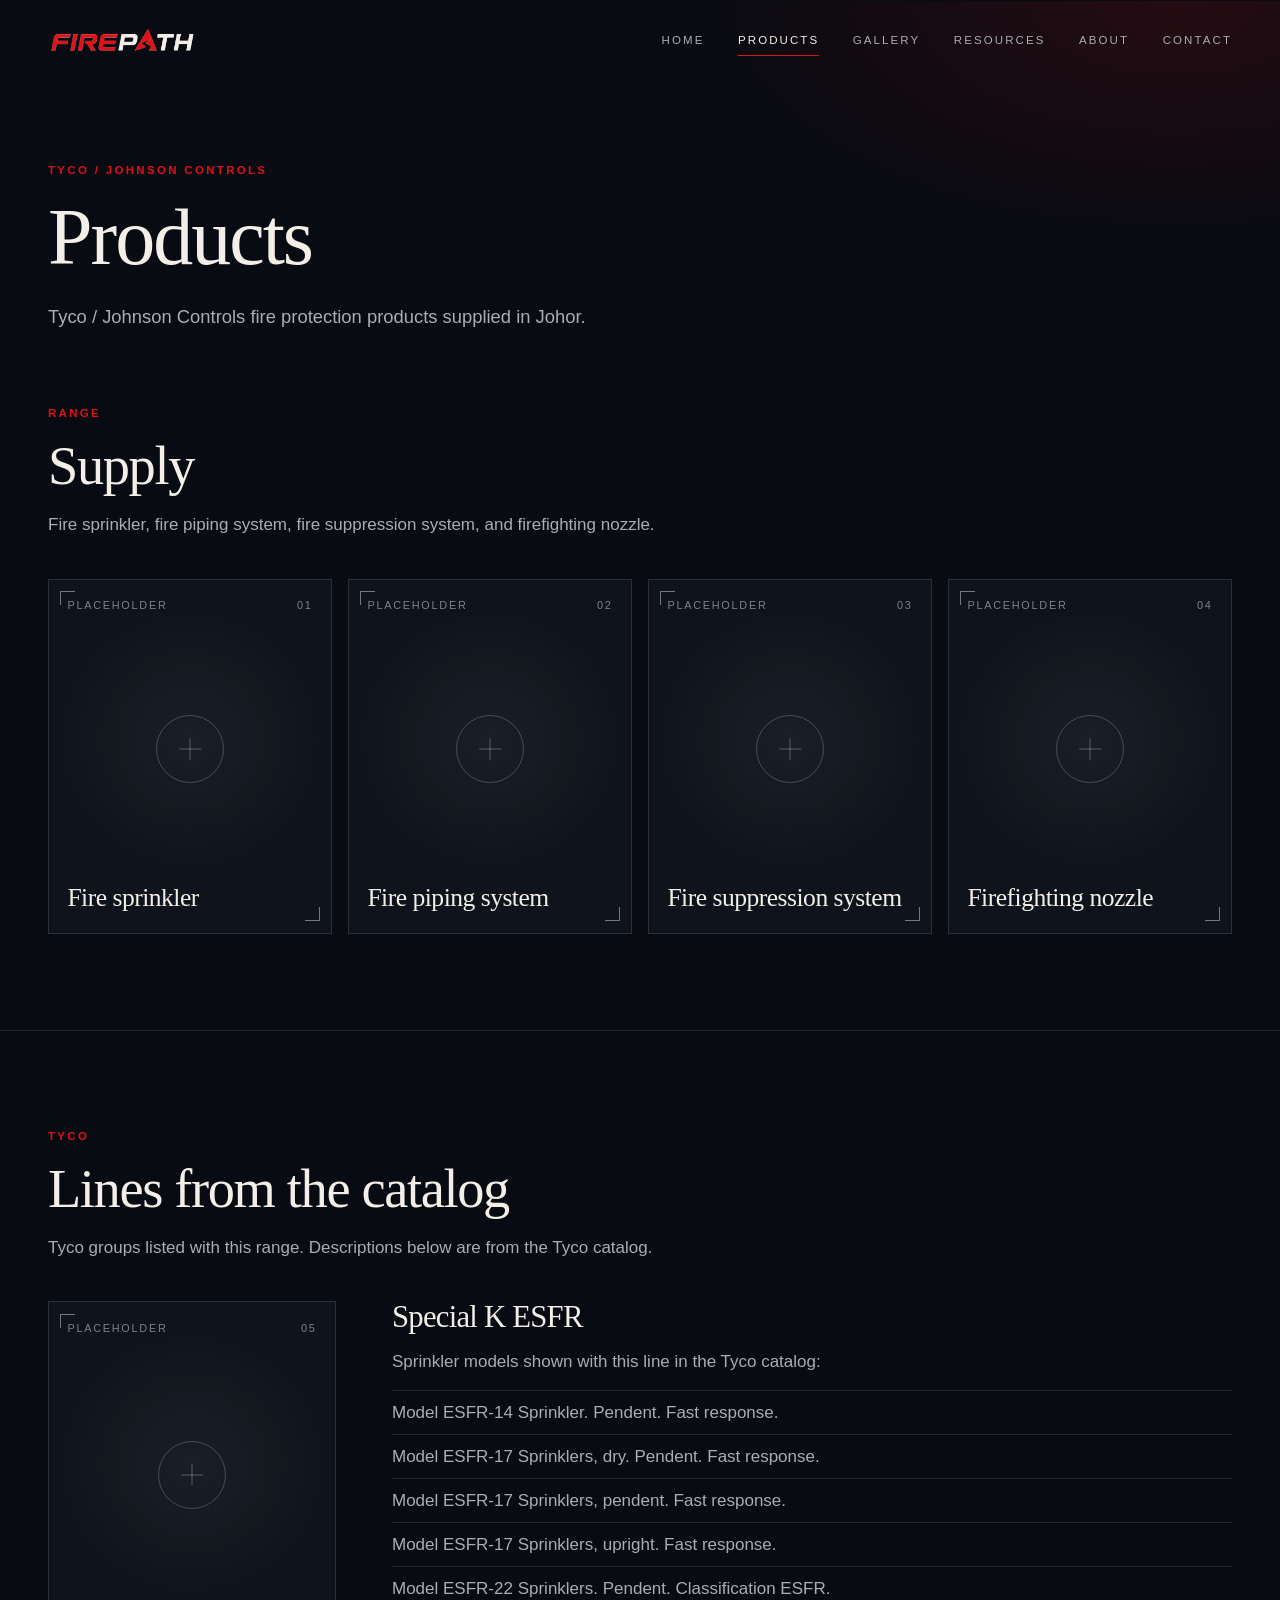
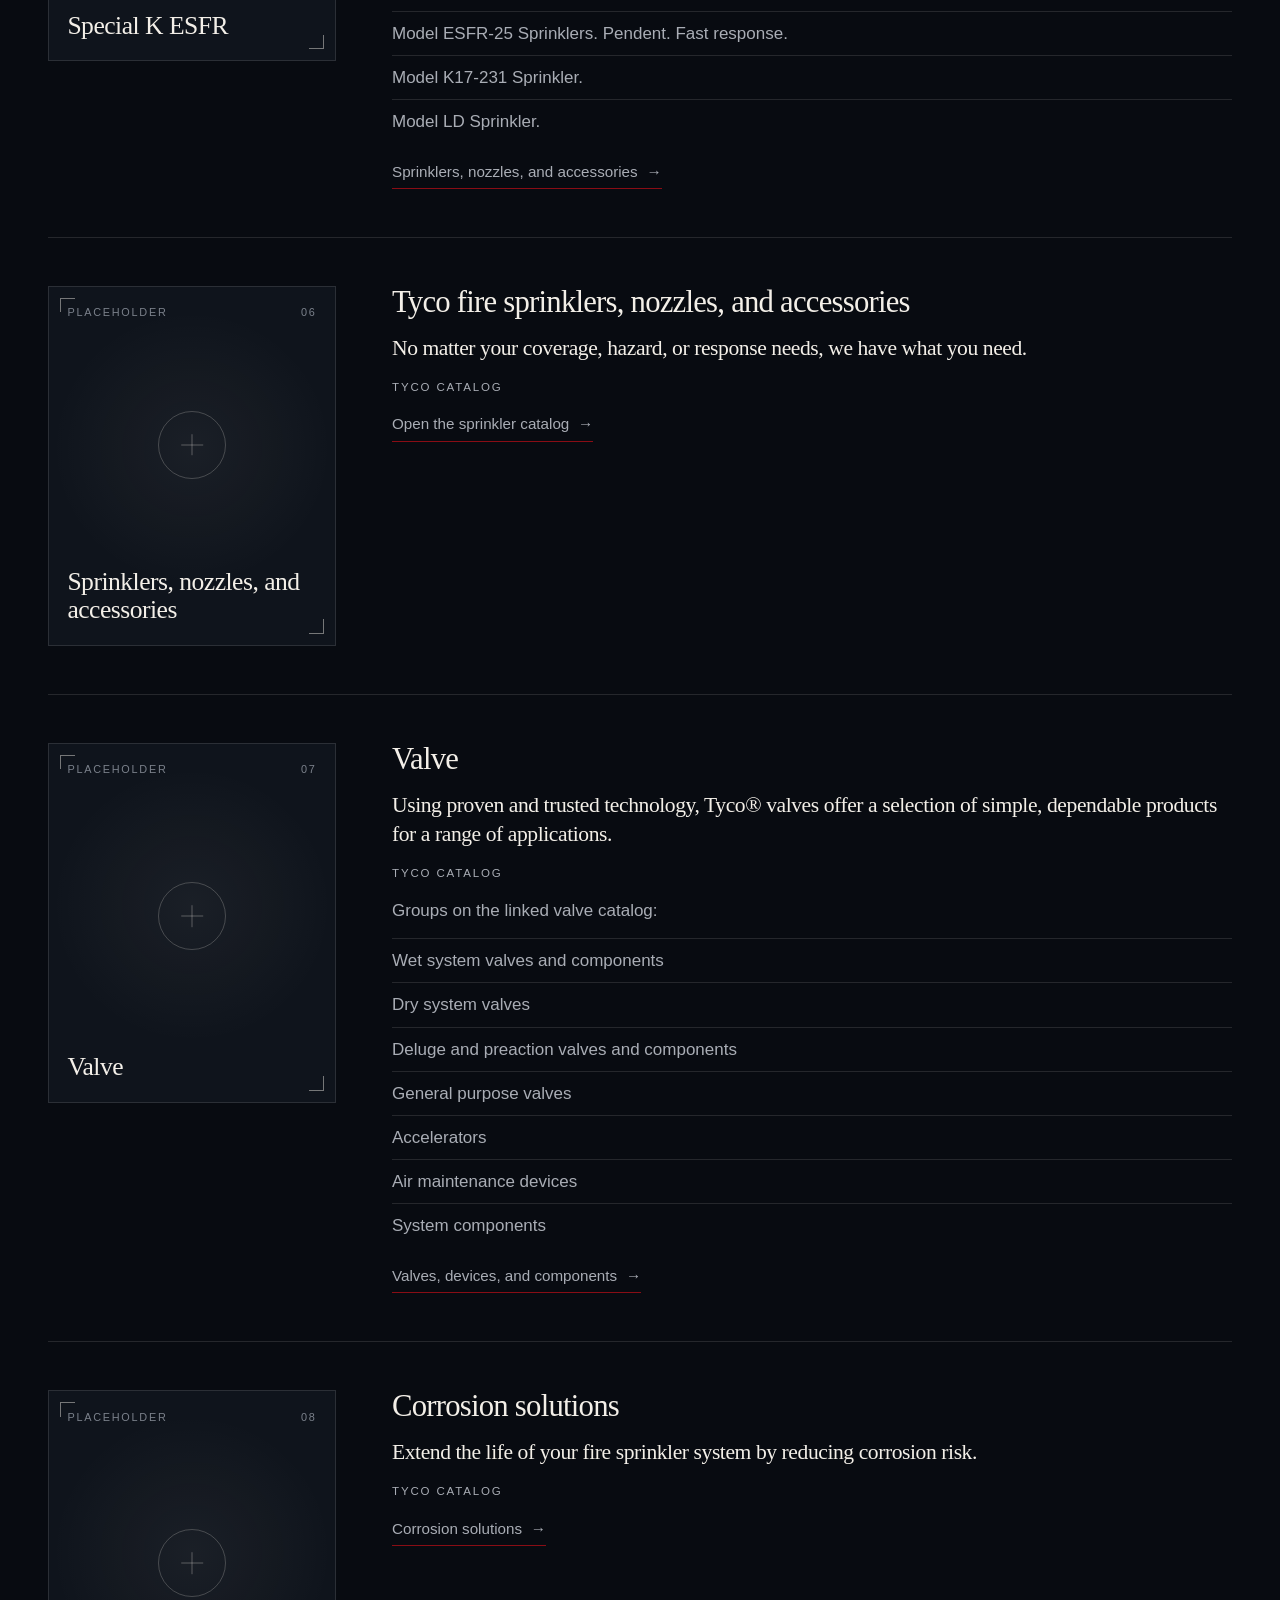
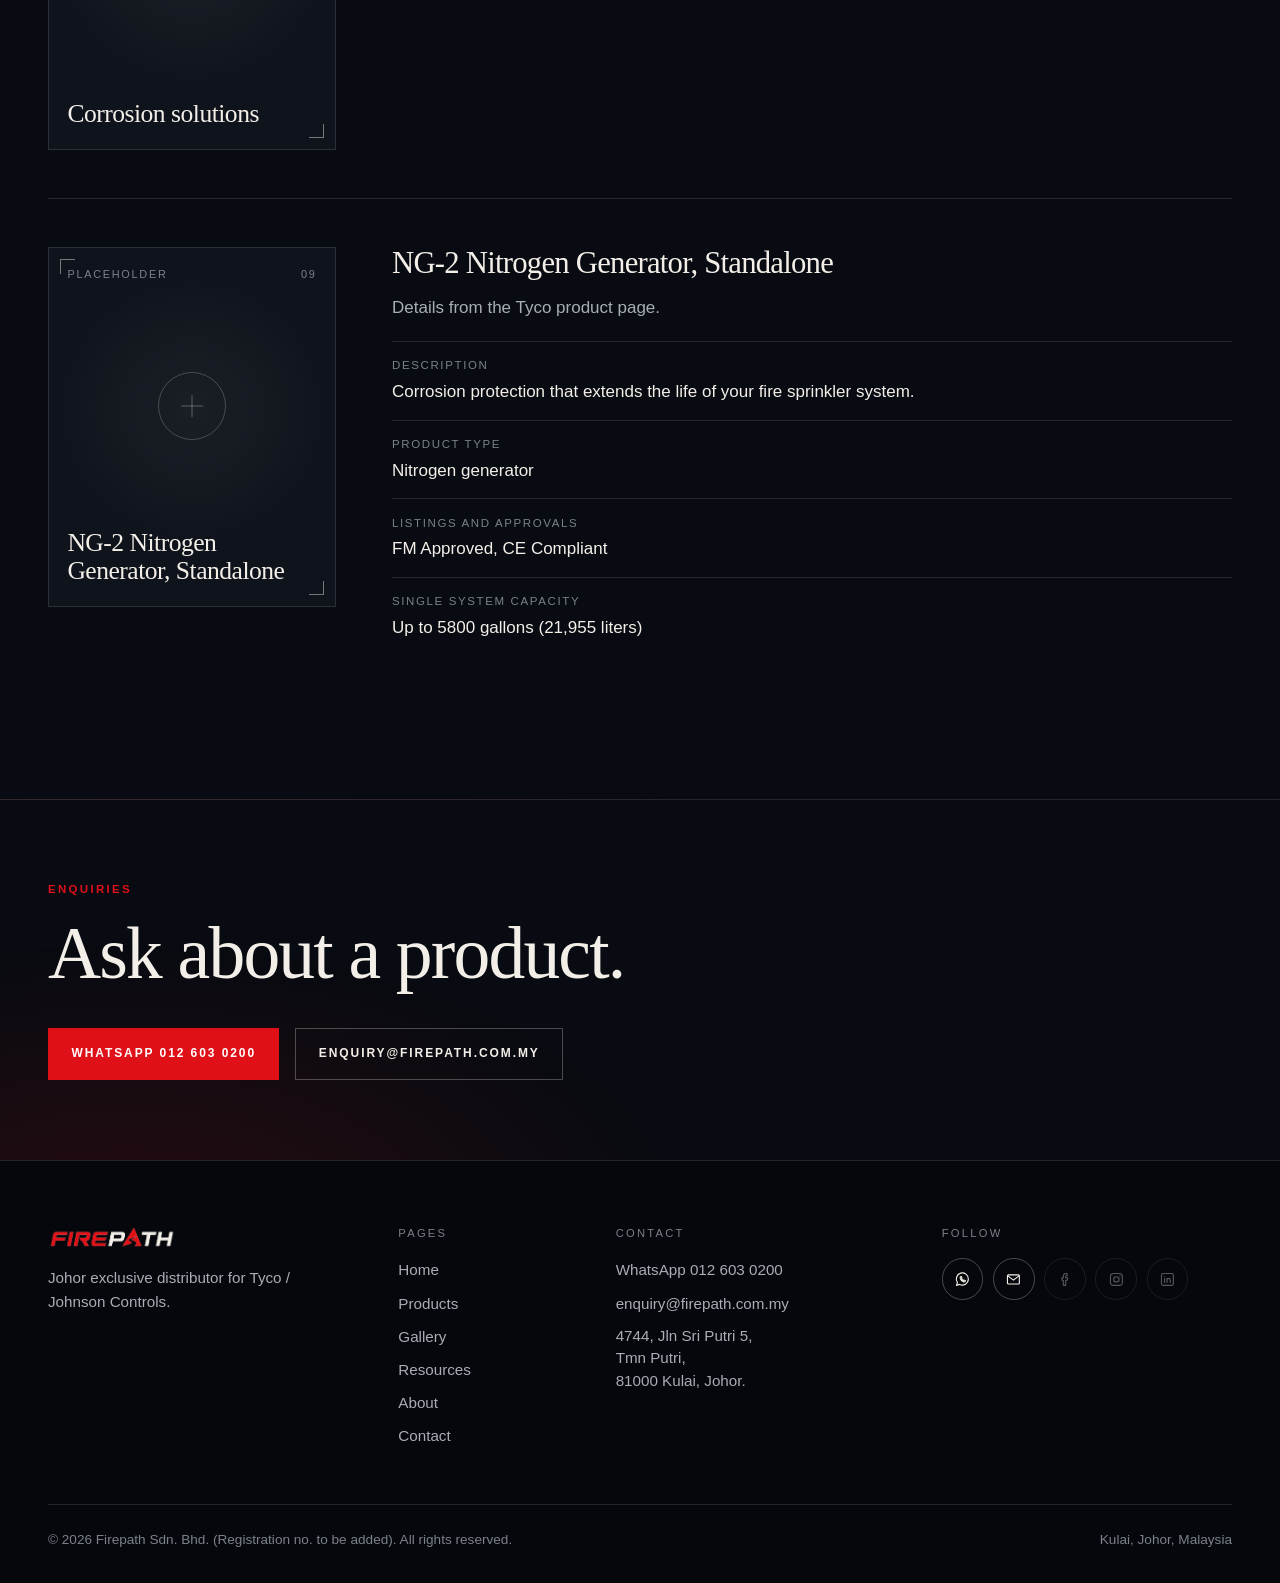
<file: products.html>
<!DOCTYPE html>
<html lang="en">
<head>
  <meta charset="utf-8">
  <meta name="viewport" content="width=device-width, initial-scale=1">
  <title>Products | Firepath Sdn. Bhd.</title>
  <meta name="description" content="Tyco / Johnson Controls fire protection products from Firepath Sdn. Bhd., Johor: fire sprinklers, fire piping systems, fire suppression systems, and firefighting nozzles.">
  <link rel="icon" href="assets/favicon.svg" type="image/svg+xml">
  <link rel="stylesheet" href="css/styles.css">
  <script>document.documentElement.classList.add("js");</script>
</head>
<body data-page="products">
  <a class="skip" href="#main">Skip to content</a>
  <div data-site-header><noscript><nav class="noscript-nav"><a href="index.html">Home</a><a href="products.html">Products</a><a href="gallery.html">Gallery</a><a href="resources.html">Resources</a><a href="about.html">About</a><a href="contact.html">Contact</a></nav></noscript></div>

  <main id="main">
    <section class="page-head" aria-labelledby="page-heading">
      <div class="wrap">
        <p class="kicker enter" style="--d:80ms">Tyco / Johnson Controls</p>
        <h1 id="page-heading" class="enter" style="--d:160ms">Products</h1>
        <p class="lede enter" style="--d:300ms">Tyco / Johnson Controls fire protection products supplied in Johor.</p>
      </div>
    </section>

    <section class="band" id="supply" aria-labelledby="supply-heading">
      <div class="wrap">
        <header class="band-head" data-reveal>
          <p class="kicker">Range</p>
          <h2 id="supply-heading">Supply</h2>
          <p>Fire sprinkler, fire piping system, fire suppression system, and firefighting nozzle.</p>
        </header>
        <div class="plate-grid" data-reveal-group="90">
          <figure class="plate" data-reveal>
            <div class="plate-frame" role="img" aria-label="Product placeholder, Fire sprinkler">
              <span class="plate-meta"><span>Placeholder</span><span>01</span></span>
              <span class="plate-mark" aria-hidden="true"></span>
              <span class="plate-name">Fire sprinkler</span>
            </div>
          </figure>
          <figure class="plate" data-reveal>
            <div class="plate-frame" role="img" aria-label="Product placeholder, Fire piping system">
              <span class="plate-meta"><span>Placeholder</span><span>02</span></span>
              <span class="plate-mark" aria-hidden="true"></span>
              <span class="plate-name">Fire piping system</span>
            </div>
          </figure>
          <figure class="plate" data-reveal>
            <div class="plate-frame" role="img" aria-label="Product placeholder, Fire suppression system">
              <span class="plate-meta"><span>Placeholder</span><span>03</span></span>
              <span class="plate-mark" aria-hidden="true"></span>
              <span class="plate-name">Fire suppression system</span>
            </div>
          </figure>
          <figure class="plate" data-reveal>
            <div class="plate-frame" role="img" aria-label="Product placeholder, Firefighting nozzle">
              <span class="plate-meta"><span>Placeholder</span><span>04</span></span>
              <span class="plate-mark" aria-hidden="true"></span>
              <span class="plate-name">Firefighting nozzle</span>
            </div>
          </figure>
        </div>
      </div>
    </section>

    <section class="band" id="lines" aria-labelledby="lines-heading">
      <div class="wrap">
        <header class="band-head" data-reveal>
          <p class="kicker">Tyco</p>
          <h2 id="lines-heading">Lines from the catalog</h2>
          <p>Tyco groups listed with this range. Descriptions below are from the Tyco catalog.</p>
        </header>

        <article class="line" id="special-k-esfr" data-reveal>
          <div class="plate-frame" role="img" aria-label="Product placeholder, Special K ESFR">
            <span class="plate-meta"><span>Placeholder</span><span>05</span></span>
            <span class="plate-mark" aria-hidden="true"></span>
            <span class="plate-name">Special K ESFR</span>
          </div>
          <div class="line-copy">
            <h3>Special K ESFR</h3>
            <p>Sprinkler models shown with this line in the Tyco catalog:</p>
            <ul class="spec-list">
              <li>Model ESFR-14 Sprinkler. Pendent. Fast response.</li>
              <li>Model ESFR-17 Sprinklers, dry. Pendent. Fast response.</li>
              <li>Model ESFR-17 Sprinklers, pendent. Fast response.</li>
              <li>Model ESFR-17 Sprinklers, upright. Fast response.</li>
              <li>Model ESFR-22 Sprinklers. Pendent. Classification ESFR.</li>
              <li>Model ESFR-25 Sprinklers. Pendent. Fast response.</li>
              <li>Model K17-231 Sprinkler.</li>
              <li>Model LD Sprinkler.</li>
            </ul>
            <p class="line-link"><a class="arrow-link" href="https://www.tyco-fire.com/products-and-solutions/sprinklers-nozzles-and-accessories">Sprinklers, nozzles, and accessories <span class="arrow" aria-hidden="true">&rarr;</span></a></p>
          </div>
        </article>

        <article class="line" id="sprinklers" data-reveal>
          <div class="plate-frame" role="img" aria-label="Product placeholder, Tyco fire sprinklers, nozzles, and accessories">
            <span class="plate-meta"><span>Placeholder</span><span>06</span></span>
            <span class="plate-mark" aria-hidden="true"></span>
            <span class="plate-name">Sprinklers, nozzles, and accessories</span>
          </div>
          <div class="line-copy">
            <h3>Tyco fire sprinklers, nozzles, and accessories</h3>
            <blockquote>
              <p>No matter your coverage, hazard, or response needs, we have what you need.</p>
            </blockquote>
            <p class="quote-source">Tyco catalog</p>
            <p class="line-link"><a class="arrow-link" href="https://www.tyco-fire.com/products-and-solutions/sprinklers-nozzles-and-accessories">Open the sprinkler catalog <span class="arrow" aria-hidden="true">&rarr;</span></a></p>
          </div>
        </article>

        <article class="line" id="valves" data-reveal>
          <div class="plate-frame" role="img" aria-label="Product placeholder, Valve">
            <span class="plate-meta"><span>Placeholder</span><span>07</span></span>
            <span class="plate-mark" aria-hidden="true"></span>
            <span class="plate-name">Valve</span>
          </div>
          <div class="line-copy">
            <h3>Valve</h3>
            <blockquote>
              <p>Using proven and trusted technology, Tyco&reg; valves offer a selection of simple, dependable products for a range of applications.</p>
            </blockquote>
            <p class="quote-source">Tyco catalog</p>
            <p>Groups on the linked valve catalog:</p>
            <ul class="spec-list">
              <li>Wet system valves and components</li>
              <li>Dry system valves</li>
              <li>Deluge and preaction valves and components</li>
              <li>General purpose valves</li>
              <li>Accelerators</li>
              <li>Air maintenance devices</li>
              <li>System components</li>
            </ul>
            <p class="line-link"><a class="arrow-link" href="https://www.tyco-fire.com/products-and-solutions/valves-devices-and-components">Valves, devices, and components <span class="arrow" aria-hidden="true">&rarr;</span></a></p>
          </div>
        </article>

        <article class="line" id="corrosion" data-reveal>
          <div class="plate-frame" role="img" aria-label="Product placeholder, Corrosion solutions">
            <span class="plate-meta"><span>Placeholder</span><span>08</span></span>
            <span class="plate-mark" aria-hidden="true"></span>
            <span class="plate-name">Corrosion solutions</span>
          </div>
          <div class="line-copy">
            <h3>Corrosion solutions</h3>
            <blockquote>
              <p>Extend the life of your fire sprinkler system by reducing corrosion risk.</p>
            </blockquote>
            <p class="quote-source">Tyco catalog</p>
            <p class="line-link"><a class="arrow-link" href="https://www.tyco-fire.com/products-and-solutions/corrosion-solutions">Corrosion solutions <span class="arrow" aria-hidden="true">&rarr;</span></a></p>
          </div>
        </article>

        <article class="line" id="ng-2" data-reveal>
          <div class="plate-frame" role="img" aria-label="Product placeholder, NG-2 Nitrogen Generator, Standalone">
            <span class="plate-meta"><span>Placeholder</span><span>09</span></span>
            <span class="plate-mark" aria-hidden="true"></span>
            <span class="plate-name">NG-2 Nitrogen Generator, Standalone</span>
          </div>
          <div class="line-copy">
            <h3>NG-2 Nitrogen Generator, Standalone</h3>
            <p>Details from the Tyco product page.</p>
            <dl class="facts">
              <div>
                <dt>Description</dt>
                <dd>Corrosion protection that extends the life of your fire sprinkler system.</dd>
              </div>
              <div>
                <dt>Product type</dt>
                <dd>Nitrogen generator</dd>
              </div>
              <div>
                <dt>Listings and approvals</dt>
                <dd>FM Approved, CE Compliant</dd>
              </div>
              <div>
                <dt>Single system capacity</dt>
                <dd>Up to 5800 gallons (21,955 liters)</dd>
              </div>
            </dl>
          </div>
        </article>
      </div>
    </section>

    <section class="cta" aria-labelledby="cta-heading">
      <div class="wrap" data-reveal>
        <p class="kicker">Enquiries</p>
        <h2 id="cta-heading">Ask about a product.</h2>
        <div class="actions">
          <a class="btn btn-primary" href="https://wa.me/60126030200">WhatsApp 012 603 0200</a>
          <a class="btn" href="mailto:enquiry@firepath.com.my">enquiry@firepath.com.my</a>
        </div>
      </div>
    </section>
  </main>

  <div data-site-footer></div>

  <script src="js/site.js"></script>
  <script src="js/main.js"></script>
</body>
</html>
</file>
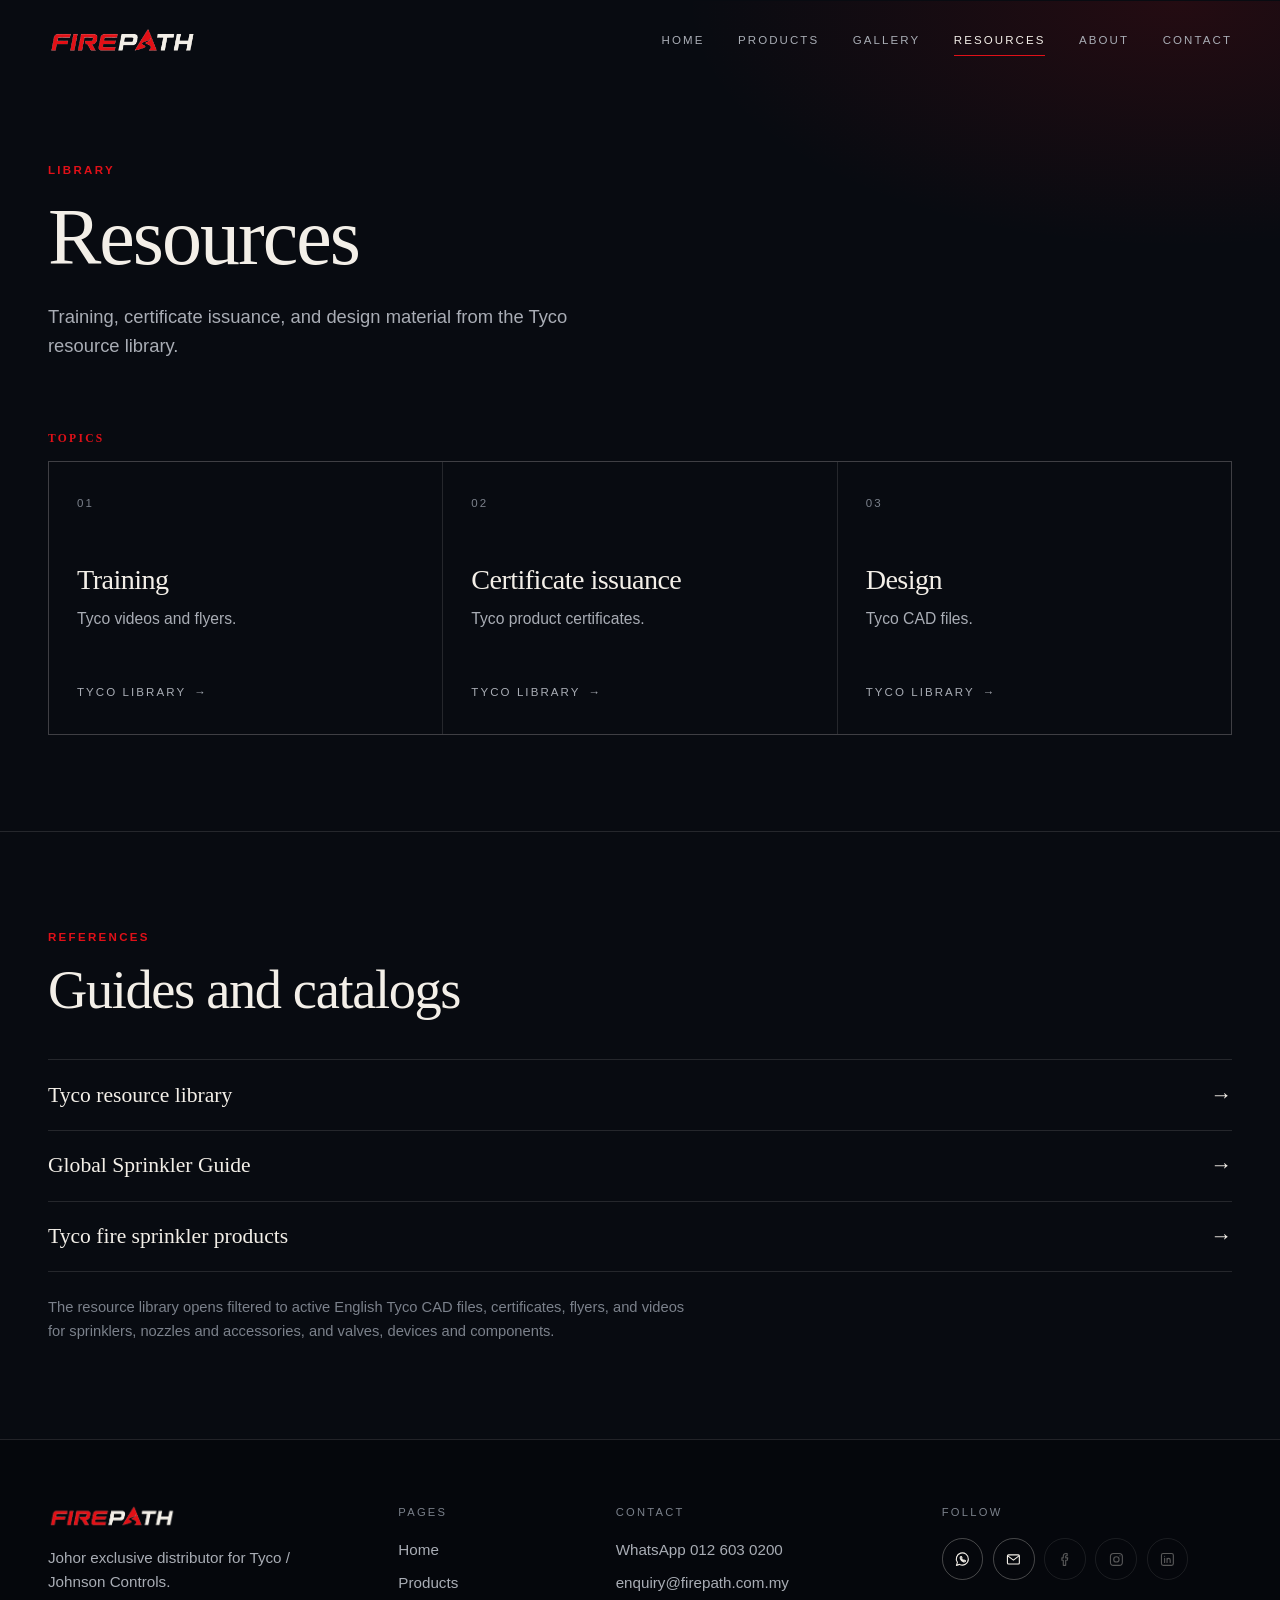
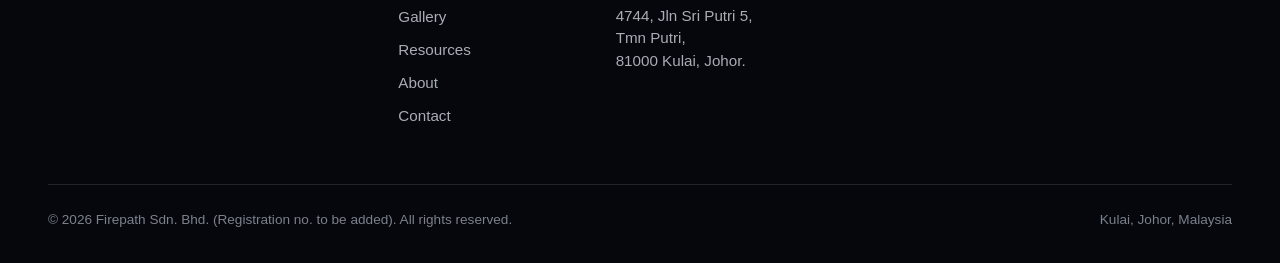
<file: resources.html>
<!DOCTYPE html>
<html lang="en">
<head>
  <meta charset="utf-8">
  <meta name="viewport" content="width=device-width, initial-scale=1">
  <title>Resources | Firepath Sdn. Bhd.</title>
  <meta name="description" content="Training, certificate issuance, and design resources from the Tyco library, through Firepath Sdn. Bhd.">
  <link rel="icon" href="assets/favicon.svg" type="image/svg+xml">
  <link rel="stylesheet" href="css/styles.css">
  <script>document.documentElement.classList.add("js");</script>
</head>
<body data-page="resources">
  <a class="skip" href="#main">Skip to content</a>
  <div data-site-header><noscript><nav class="noscript-nav"><a href="index.html">Home</a><a href="products.html">Products</a><a href="gallery.html">Gallery</a><a href="resources.html">Resources</a><a href="about.html">About</a><a href="contact.html">Contact</a></nav></noscript></div>

  <main id="main">
    <section class="page-head" aria-labelledby="page-heading">
      <div class="wrap">
        <p class="kicker enter" style="--d:80ms">Library</p>
        <h1 id="page-heading" class="enter" style="--d:160ms">Resources</h1>
        <p class="lede enter" style="--d:300ms">Training, certificate issuance, and design material from the Tyco resource library.</p>
      </div>
    </section>

    <section class="band" aria-labelledby="topics-heading">
      <div class="wrap">
        <h2 id="topics-heading" class="kicker" data-reveal>Topics</h2>
        <div class="grid-lines grid-cols-3" data-reveal-group="90">
          <a class="card" href="https://www.tyco-fire.com/resources#sort=%40rptitle%20ascending&amp;f:Language=[English-US]&amp;f:Status=[Active]&amp;f:Brand=[Tyco]&amp;f:DocumentType=[Video,Flyer]" data-reveal>
            <span class="card-num">01</span>
            <span>
              <span class="card-title">Training</span>
              <p class="card-text">Tyco videos and flyers.</p>
            </span>
            <span class="card-go">Tyco library <span class="arrow" aria-hidden="true">&rarr;</span></span>
          </a>
          <a class="card" href="https://www.tyco-fire.com/resources#sort=%40rptitle%20ascending&amp;f:Language=[English-US]&amp;f:Status=[Active]&amp;f:Brand=[Tyco]&amp;f:DocumentType=[Certificate]" data-reveal>
            <span class="card-num">02</span>
            <span>
              <span class="card-title">Certificate issuance</span>
              <p class="card-text">Tyco product certificates.</p>
            </span>
            <span class="card-go">Tyco library <span class="arrow" aria-hidden="true">&rarr;</span></span>
          </a>
          <a class="card" href="https://www.tyco-fire.com/resources#sort=%40rptitle%20ascending&amp;f:Language=[English-US]&amp;f:Status=[Active]&amp;f:Brand=[Tyco]&amp;f:DocumentType=[CAD]" data-reveal>
            <span class="card-num">03</span>
            <span>
              <span class="card-title">Design</span>
              <p class="card-text">Tyco CAD files.</p>
            </span>
            <span class="card-go">Tyco library <span class="arrow" aria-hidden="true">&rarr;</span></span>
          </a>
        </div>
      </div>
    </section>

    <section class="band" aria-labelledby="refs-heading">
      <div class="wrap">
        <header class="band-head" data-reveal>
          <p class="kicker">References</p>
          <h2 id="refs-heading">Guides and catalogs</h2>
        </header>
        <ul class="link-list" data-reveal>
          <li><a href="https://www.tyco-fire.com/resources#sort=%40rptitle%20ascending&amp;f:Language=[English-US]&amp;f:Status=[Active]&amp;f:Brand=[Tyco]&amp;f:DocumentType=[CAD,Certificate,Flyer,Video]&amp;f:ProductCategory=[Sprinklers%2C%20Nozzles%2C%20and%20Accessories,Valves%2C%20Devices%2C%20and%20Components]&amp;f:ProductFamily=[Dry,Dry%20System%20Valves,Nozzles,Sprinkler%20Accessories,General%20Purpose%20Valves,Wet%20System%20Valves%20and%20Components]">Tyco resource library <span class="arrow" aria-hidden="true">&rarr;</span></a></li>
          <li><a href="https://tyco.widencollective.com/assets/share/asset/58gw7fqdlw">Global Sprinkler Guide <span class="arrow" aria-hidden="true">&rarr;</span></a></li>
          <li><a href="https://firesuppression.jci.com/tyco-fire-sprinkler-products#portfolios">Tyco fire sprinkler products <span class="arrow" aria-hidden="true">&rarr;</span></a></li>
        </ul>
        <p class="note" data-reveal>The resource library opens filtered to active English Tyco CAD files, certificates, flyers, and videos for sprinklers, nozzles and accessories, and valves, devices and components.</p>
      </div>
    </section>
  </main>

  <div data-site-footer></div>

  <script src="js/site.js"></script>
  <script src="js/main.js"></script>
</body>
</html>
</file>
<file: css/styles.css>
:root {
  --bg: #080b11;
  --bg-deep: #05070c;
  --bg-raise: #0f141c;
  --ink: #f3efe8;
  --muted: #a9adb5;
  --faint: #7b818b;
  --line: rgba(243, 239, 232, 0.12);
  --line-strong: rgba(243, 239, 232, 0.28);
  --red: #e01018;
  --red-soft: rgba(224, 16, 24, 0.14);
  --pad: 1.25rem;
  --max: 74rem;
  --header-h: 4.5rem;
  --ease: cubic-bezier(0.2, 0.7, 0.2, 1);
  --serif: "Iowan Old Style", "Palatino Linotype", Palatino, Georgia, serif;
  --sans: "Avenir Next", "Segoe UI", Helvetica, Arial, sans-serif;
}

@view-transition {
  navigation: auto;
}

::view-transition-old(root),
::view-transition-new(root) {
  animation-duration: 0.45s;
  animation-timing-function: var(--ease);
}

*,
*::before,
*::after {
  box-sizing: border-box;
}

html {
  background: var(--bg);
}

body {
  display: flex;
  flex-direction: column;
  min-height: 100vh;
  margin: 0;
  overflow-x: clip;
  background: var(--bg);
  color: var(--ink);
  font-family: var(--sans);
  font-size: 1.0625rem;
  line-height: 1.6;
  text-rendering: optimizeLegibility;
  -webkit-font-smoothing: antialiased;
}

main {
  flex: 1 0 auto;
}

[id] {
  scroll-margin-top: calc(var(--header-h) + 1rem);
}

img {
  max-width: 100%;
  height: auto;
}

a {
  color: inherit;
  text-decoration-thickness: 1px;
  text-underline-offset: 0.22em;
  text-decoration-color: rgba(224, 16, 24, 0.7);
  transition: color 0.3s var(--ease);
}

a:hover {
  color: #fff;
}

:focus-visible {
  outline: 2px solid var(--red);
  outline-offset: 3px;
}

::selection {
  background: var(--red);
  color: #fff;
}

.skip {
  position: absolute;
  left: 1rem;
  top: -4rem;
  z-index: 50;
  padding: 0.5rem 0.8rem;
  background: var(--ink);
  color: var(--bg);
}

.skip:focus {
  top: 1rem;
}

.wrap {
  width: min(100% - (var(--pad) * 2), var(--max));
  min-width: 0;
  margin-inline: auto;
}

.kicker {
  margin: 0 0 1rem;
  color: var(--red);
  font-size: 0.72rem;
  font-weight: 600;
  letter-spacing: 0.2em;
  text-transform: uppercase;
}

h1,
h2,
h3 {
  margin: 0;
  font-family: var(--serif);
  font-weight: 500;
  letter-spacing: -0.025em;
  line-height: 1.05;
}

h2 {
  font-size: clamp(2rem, 4.4vw, 3.4rem);
}

h3 {
  font-size: clamp(1.55rem, 2.4vw, 2.1rem);
}

.lede {
  max-width: min(36rem, 100%);
  margin: 1.5rem 0 0;
  color: var(--muted);
  font-size: 1.15rem;
  line-height: 1.55;
}

/* Header */

.noscript-nav {
  display: flex;
  flex-wrap: wrap;
  gap: 1rem;
  padding: 1.25rem var(--pad);
  border-bottom: 1px solid var(--line);
}

.site-header {
  position: sticky;
  top: 0;
  z-index: 30;
  border-bottom: 1px solid transparent;
  transition: background 0.45s var(--ease), border-color 0.45s var(--ease);
}

.site-header.is-scrolled {
  background: rgba(8, 11, 17, 0.8);
  border-bottom-color: var(--line);
  -webkit-backdrop-filter: saturate(140%) blur(14px);
  backdrop-filter: saturate(140%) blur(14px);
}

.header-row {
  display: flex;
  align-items: center;
  justify-content: space-between;
  gap: 1.5rem;
  height: var(--header-h);
}

.brand {
  position: relative;
  z-index: 2;
  display: block;
  line-height: 0;
}

.brand img {
  display: block;
  width: auto;
  height: 24px;
}

.site-nav {
  display: flex;
  gap: 2.1rem;
}

.site-nav a {
  position: relative;
  padding: 0.4rem 0;
  color: var(--muted);
  font-size: 0.72rem;
  letter-spacing: 0.18em;
  text-decoration: none;
  text-transform: uppercase;
}

.site-nav a::after {
  content: "";
  position: absolute;
  left: 0;
  right: 0;
  bottom: 0;
  height: 1px;
  background: var(--red);
  transform: scaleX(0);
  transform-origin: right;
  transition: transform 0.55s var(--ease);
}

.site-nav a:hover,
.site-nav a[aria-current="page"] {
  color: var(--ink);
}

.site-nav a:hover::after,
.site-nav a[aria-current="page"]::after {
  transform: scaleX(1);
  transform-origin: left;
}

.nav-toggle {
  display: none;
}

@media (max-width: 55.99rem) {
  .nav-toggle {
    position: relative;
    z-index: 2;
    display: inline-flex;
    align-items: center;
    gap: 0.7rem;
    padding: 0.5rem 0;
    border: 0;
    background: none;
    color: var(--ink);
    font: inherit;
    font-size: 0.72rem;
    letter-spacing: 0.18em;
    text-transform: uppercase;
    cursor: pointer;
  }

  .nav-toggle-bars {
    position: relative;
    width: 1.3rem;
    height: 8px;
  }

  .nav-toggle-bars::before,
  .nav-toggle-bars::after {
    content: "";
    position: absolute;
    left: 0;
    right: 0;
    height: 1px;
    background: currentColor;
    transition: transform 0.45s var(--ease), top 0.45s var(--ease);
  }

  .nav-toggle-bars::before {
    top: 0;
  }

  .nav-toggle-bars::after {
    top: 7px;
  }

  .nav-open .nav-toggle-bars::before {
    top: 3.5px;
    transform: rotate(45deg);
  }

  .nav-open .nav-toggle-bars::after {
    top: 3.5px;
    transform: rotate(-45deg);
  }

  .nav-open {
    overflow: hidden;
  }

  .nav-open .site-header {
    background: transparent;
    border-bottom-color: transparent;
    -webkit-backdrop-filter: none;
    backdrop-filter: none;
  }

  .site-nav {
    position: fixed;
    inset: 0;
    z-index: 1;
    flex-direction: column;
    justify-content: center;
    gap: 0.2rem;
    padding: 6rem var(--pad) 3rem;
    background:
      radial-gradient(40rem 30rem at 100% 0%, var(--red-soft), transparent 70%),
      var(--bg);
    opacity: 0;
    visibility: hidden;
    transition: opacity 0.45s var(--ease), visibility 0s linear 0.45s;
  }

  .nav-open .site-nav {
    opacity: 1;
    visibility: visible;
    transition: opacity 0.45s var(--ease);
  }

  .site-nav a {
    padding: 0.35rem 0;
    color: var(--ink);
    font-family: var(--serif);
    font-size: clamp(2.25rem, 10vw, 3.25rem);
    letter-spacing: -0.02em;
    text-transform: none;
    opacity: 0;
    transform: translateY(18px);
    transition: opacity 0.6s var(--ease), transform 0.6s var(--ease), color 0.3s;
    transition-delay: calc(var(--i, 0) * 60ms + 80ms);
  }

  .nav-open .site-nav a {
    opacity: 1;
    transform: none;
  }

  .site-nav a::after {
    display: none;
  }

  .site-nav a[aria-current="page"] {
    color: var(--red);
  }
}

/* Buttons and links */

.btn {
  position: relative;
  isolation: isolate;
  overflow: hidden;
  display: inline-flex;
  align-items: center;
  gap: 0.7rem;
  padding: 0.95rem 1.4rem;
  border: 1px solid var(--line-strong);
  color: var(--ink);
  font-size: 0.75rem;
  font-weight: 600;
  letter-spacing: 0.16em;
  text-decoration: none;
  text-transform: uppercase;
  transition: color 0.45s var(--ease), border-color 0.45s var(--ease);
}

.btn::before {
  content: "";
  position: absolute;
  inset: 0;
  z-index: -1;
  background: var(--ink);
  transform: translateY(101%);
  transition: transform 0.55s var(--ease);
}

.btn:hover {
  color: var(--bg);
  border-color: var(--ink);
}

.btn:hover::before {
  transform: none;
}

.btn-primary {
  background: var(--red);
  border-color: var(--red);
  color: #fff;
}

.arrow {
  display: inline-block;
  transition: transform 0.45s var(--ease);
}

.btn:hover .arrow,
.arrow-link:hover .arrow,
a:hover > .card-go .arrow {
  transform: translateX(5px);
}

.arrow-link {
  display: inline-flex;
  align-items: center;
  gap: 0.55rem;
  padding-bottom: 0.25rem;
  border-bottom: 1px solid rgba(224, 16, 24, 0.6);
  font-size: 0.95rem;
  text-decoration: none;
}

.actions {
  display: flex;
  flex-wrap: wrap;
  gap: 0.75rem 1rem;
  margin-top: 2.25rem;
}

/* Entrance and scroll motion */

@keyframes enter {
  from {
    opacity: 0;
    transform: translateY(28px);
    filter: blur(6px);
  }

  to {
    opacity: 1;
    transform: none;
    filter: none;
  }
}

@keyframes draw {
  to {
    stroke-dashoffset: 0;
  }
}

@keyframes breathe {
  0%,
  100% {
    opacity: 0.55;
    transform: scale(1);
  }

  50% {
    opacity: 0.9;
    transform: scale(1.06);
  }
}

.enter {
  animation: enter 1.1s var(--ease) both;
  animation-delay: var(--d, 0ms);
}

.js [data-reveal] {
  opacity: 0;
  transform: translateY(26px);
  transition: opacity 1s var(--ease), transform 1s var(--ease);
  transition-delay: var(--d, 0ms);
}

.js [data-reveal].is-in {
  opacity: 1;
  transform: none;
}

/* Home hero */

.hero {
  position: relative;
  overflow: hidden;
  margin-top: calc(var(--header-h) * -1);
  padding: calc(var(--header-h) + 3.5rem) 0 4.5rem;
}

.hero::before {
  content: "";
  position: absolute;
  inset: -20% -30% auto auto;
  width: 60rem;
  height: 44rem;
  background: radial-gradient(closest-side, rgba(224, 16, 24, 0.16), transparent);
  pointer-events: none;
  animation: breathe 9s ease-in-out infinite;
}

.hero-grid {
  position: relative;
  display: grid;
  grid-template-columns: minmax(0, 1fr);
  gap: 3rem;
  align-items: center;
}

.hero h1 {
  max-width: min(12em, 100%);
  font-size: clamp(2.6rem, 7.2vw, 5.6rem);
}

.hero-art {
  width: min(100%, 15rem);
  margin: 0 auto;
}

.hero-art svg {
  display: block;
  width: 100%;
  height: auto;
  overflow: visible;
}

.art-frame,
.art-base,
.art-path {
  fill: none;
  stroke-dasharray: 1;
  stroke-dashoffset: 1;
}

.art-base {
  stroke: var(--line);
  stroke-width: 1;
  animation: draw 1.4s var(--ease) 0.1s forwards;
}

.art-frame {
  stroke: var(--line-strong);
  stroke-width: 1;
  animation: draw 1.9s var(--ease) 0.3s forwards;
}

.art-frame-inner {
  stroke: var(--line);
  animation-delay: 0.6s;
}

.art-path {
  stroke: url(#path-fade);
  stroke-width: 2.5;
  stroke-linecap: round;
  animation: draw 2.2s var(--ease) 1s forwards;
}

.art-path-glow {
  stroke-width: 9;
  opacity: 0.35;
  filter: url(#path-blur);
}

/* Credentials strip */

.strip {
  border-top: 1px solid var(--line);
  border-bottom: 1px solid var(--line);
}

.strip-grid {
  display: grid;
  grid-template-columns: minmax(0, 1fr);
}

.strip-item {
  padding: 1.4rem 0;
  border-top: 1px solid var(--line);
}

.strip-item:first-child {
  border-top: 0;
}

.strip-label {
  display: block;
  color: var(--faint);
  font-size: 0.7rem;
  letter-spacing: 0.18em;
  text-transform: uppercase;
}

.strip-value {
  display: block;
  margin-top: 0.3rem;
  font-family: var(--serif);
  font-size: 1.35rem;
  letter-spacing: -0.01em;
}

/* Sections */

.band {
  padding: 4.5rem 0;
}

.band + .band {
  border-top: 1px solid var(--line);
}

.band-head {
  max-width: min(40rem, 100%);
  margin-bottom: 2.5rem;
}

.band-head > p:not(.kicker) {
  margin: 1rem 0 0;
  color: var(--muted);
}

.band-head-row {
  display: flex;
  flex-wrap: wrap;
  align-items: flex-end;
  justify-content: space-between;
  gap: 1.25rem 2rem;
  max-width: none;
}

.page-head {
  margin-top: calc(var(--header-h) * -1);
  padding: calc(var(--header-h) + 3.5rem) 0 3rem;
  background: radial-gradient(44rem 22rem at 92% 0%, rgba(224, 16, 24, 0.13), transparent 70%);
}

.page-head h1 {
  font-size: clamp(2.75rem, 7vw, 5rem);
}

.page-head + .band {
  padding-top: 1rem;
}

/* Hairline card grids */

.grid-lines {
  display: grid;
  grid-template-columns: minmax(0, 1fr);
  gap: 1px;
  background: var(--line);
  border: 1px solid var(--line);
}

.card {
  position: relative;
  overflow: hidden;
  display: flex;
  flex-direction: column;
  justify-content: space-between;
  gap: 2rem;
  min-height: 14rem;
  padding: 1.6rem 1.5rem;
  background: var(--bg);
  color: inherit;
  text-decoration: none;
  transition: background 0.5s var(--ease);
}

.card::before {
  content: "";
  position: absolute;
  left: 0;
  right: 0;
  bottom: 0;
  height: 2px;
  background: var(--red);
  transform: scaleX(0);
  transform-origin: left;
  transition: transform 0.7s var(--ease);
}

a.card:hover {
  background: var(--bg-raise);
  color: inherit;
}

a.card:hover::before {
  transform: scaleX(1);
}

.card-num {
  color: var(--faint);
  font-size: 0.72rem;
  letter-spacing: 0.18em;
}

.card-title {
  font-family: var(--serif);
  font-size: clamp(1.55rem, 2.2vw, 1.95rem);
  line-height: 1.12;
  letter-spacing: -0.02em;
}

.card-text {
  margin: 0.6rem 0 0;
  color: var(--muted);
  font-size: 0.98rem;
}

.card-go {
  display: inline-flex;
  align-items: center;
  gap: 0.5rem;
  color: var(--muted);
  font-size: 0.72rem;
  letter-spacing: 0.18em;
  text-transform: uppercase;
}

/* Featured line */

.feature {
  display: grid;
  grid-template-columns: minmax(0, 1fr);
  gap: 2rem;
  align-items: center;
}

.feature .plate-frame {
  width: min(100%, 24rem);
}

.chips {
  display: flex;
  flex-wrap: wrap;
  gap: 0.5rem;
  margin: 1.5rem 0 0;
  padding: 0;
  list-style: none;
}

.chips li {
  padding: 0.45rem 0.85rem;
  border: 1px solid var(--line-strong);
  border-radius: 999px;
  font-size: 0.85rem;
  letter-spacing: 0.04em;
  transition: border-color 0.4s var(--ease), background 0.4s var(--ease);
}

.chips li:hover {
  border-color: var(--red);
  background: var(--red-soft);
}

/* Closing call to action */

.cta {
  position: relative;
  overflow: hidden;
  padding: 5rem 0;
  border-top: 1px solid var(--line);
  background: radial-gradient(50rem 26rem at 10% 120%, var(--red-soft), transparent 70%);
}

.cta h2 {
  max-width: 14em;
  font-size: clamp(2.4rem, 6vw, 4.6rem);
}

/* Product plates */

.plate-grid {
  display: grid;
  grid-template-columns: minmax(0, 1fr);
  gap: 1rem;
}

.plate {
  margin: 0;
}

.plate-frame {
  position: relative;
  display: flex;
  flex-direction: column;
  justify-content: space-between;
  gap: 1rem;
  aspect-ratio: 4 / 5;
  min-height: 16rem;
  padding: 1.1rem 1.15rem 1.25rem;
  background:
    radial-gradient(70% 55% at 50% 45%, rgba(243, 239, 232, 0.05), transparent 70%),
    var(--bg-raise);
  border: 1px solid var(--line);
  transition: border-color 0.6s var(--ease), transform 0.6s var(--ease);
}

.plate-frame:hover {
  border-color: rgba(224, 16, 24, 0.5);
  transform: translateY(-4px);
}

.plate-frame::before,
.plate-frame::after {
  content: "";
  position: absolute;
  width: 0.9rem;
  height: 0.9rem;
  border-color: rgba(243, 239, 232, 0.45);
  border-style: solid;
  pointer-events: none;
}

.plate-frame::before {
  top: 0.7rem;
  left: 0.7rem;
  border-width: 1px 0 0 1px;
}

.plate-frame::after {
  right: 0.7rem;
  bottom: 0.7rem;
  border-width: 0 1px 1px 0;
}

.plate-meta {
  display: flex;
  justify-content: space-between;
  gap: 1rem;
  color: var(--faint);
  font-size: 0.68rem;
  letter-spacing: 0.16em;
  text-transform: uppercase;
}

.plate-mark {
  position: relative;
  width: 4.25rem;
  height: 4.25rem;
  margin: auto;
  border: 1px solid rgba(243, 239, 232, 0.22);
  border-radius: 50%;
  transition: transform 0.9s var(--ease), border-color 0.6s var(--ease);
}

.plate-frame:hover .plate-mark {
  transform: rotate(90deg);
  border-color: rgba(224, 16, 24, 0.6);
}

.plate-mark::before,
.plate-mark::after {
  content: "";
  position: absolute;
  left: 50%;
  top: 50%;
  background: rgba(243, 239, 232, 0.3);
  transform: translate(-50%, -50%);
}

.plate-mark::before {
  width: 1px;
  height: 1.35rem;
}

.plate-mark::after {
  width: 1.35rem;
  height: 1px;
}

.plate-name {
  max-width: 11em;
  font-family: var(--serif);
  font-size: clamp(1.45rem, 2vw, 1.85rem);
  line-height: 1.12;
  letter-spacing: -0.02em;
}

/* Catalog lines */

.line {
  display: grid;
  grid-template-columns: minmax(0, 1fr);
  gap: 1.5rem;
  padding: 2.5rem 0;
  border-top: 1px solid var(--line);
}

.line:first-of-type {
  border-top: 0;
  padding-top: 0;
}

.line .plate-frame {
  width: min(100%, 18rem);
}

.line-copy > p {
  margin: 0.9rem 0 0;
  color: var(--muted);
}

blockquote {
  margin: 1rem 0 0;
  padding: 0;
}

blockquote p {
  margin: 0;
  font-family: var(--serif);
  font-size: 1.35rem;
  line-height: 1.35;
  letter-spacing: -0.02em;
}

.quote-source {
  margin-top: 0.55rem;
  color: var(--faint);
  font-size: 0.72rem;
  letter-spacing: 0.16em;
  text-transform: uppercase;
}

.spec-list,
.link-list {
  margin: 0.9rem 0 0;
  padding: 0;
  list-style: none;
}

.spec-list li {
  padding: 0.5rem 0;
  border-top: 1px solid var(--line);
  color: var(--muted);
}

.line-link {
  margin-top: 1.25rem;
}

.facts {
  margin: 1.25rem 0 0;
}

.facts div {
  display: grid;
  gap: 0.2rem;
  padding: 0.9rem 0;
  border-top: 1px solid var(--line);
}

.facts dt {
  color: var(--faint);
  font-size: 0.72rem;
  letter-spacing: 0.14em;
  text-transform: uppercase;
}

.facts dd {
  margin: 0;
}

/* Resources */

.link-list {
  border-bottom: 1px solid var(--line);
}

.link-list a {
  display: flex;
  align-items: center;
  justify-content: space-between;
  gap: 1rem;
  padding: 1.1rem 0;
  border-top: 1px solid var(--line);
  font-family: var(--serif);
  font-size: 1.35rem;
  text-decoration: none;
  transition: padding 0.5s var(--ease), color 0.3s;
}

.link-list a:hover {
  padding-left: 0.6rem;
}

.note {
  max-width: 40rem;
  margin: 1.5rem 0 0;
  color: var(--faint);
  font-size: 0.92rem;
}

/* About */

.intro {
  display: grid;
  grid-template-columns: minmax(0, 1fr);
  gap: 2rem;
}

.statement {
  margin: 0;
  font-family: var(--serif);
  font-size: clamp(2rem, 4.6vw, 3.5rem);
  line-height: 1.1;
  letter-spacing: -0.025em;
}

.statement em {
  color: var(--red);
  font-style: normal;
}

.intro-body p {
  margin: 0 0 1.1rem;
  color: var(--muted);
  font-size: 1.1rem;
}

.intro-body p:first-child {
  color: var(--ink);
}

.quotes {
  display: grid;
  grid-template-columns: minmax(0, 1fr);
  gap: 2.5rem;
}

.quotes figure {
  margin: 0;
  padding-top: 1.5rem;
  border-top: 1px solid var(--red);
}

.quotes blockquote p {
  font-size: clamp(1.35rem, 2.4vw, 1.75rem);
}

.quotes figcaption {
  margin-top: 1rem;
  color: var(--faint);
  font-size: 0.72rem;
  letter-spacing: 0.16em;
  text-transform: uppercase;
}

/* Gallery */

.gallery-grid {
  display: grid;
  grid-template-columns: minmax(0, 1fr);
  gap: 1.25rem;
  margin: 0;
  padding: 0;
  list-style: none;
}

.gallery-item {
  display: grid;
  gap: 1rem;
  width: 100%;
  min-width: 0;
  margin: 0;
  padding: 0;
  border: 0;
  background: none;
  color: inherit;
  font: inherit;
  text-align: left;
  cursor: pointer;
}

.gallery-frame {
  position: relative;
  display: flex;
  flex-direction: column;
  justify-content: space-between;
  gap: 1rem;
  aspect-ratio: 4 / 5;
  min-height: 14rem;
  min-width: 0;
  padding: 1.1rem 1.15rem 1.25rem;
  overflow: hidden;
  background:
    radial-gradient(70% 55% at 50% 45%, rgba(243, 239, 232, 0.05), transparent 70%),
    linear-gradient(160deg, rgba(224, 16, 24, 0.08), transparent 45%),
    var(--bg-raise);
  border: 1px solid var(--line);
  transition: border-color 0.6s var(--ease), transform 0.6s var(--ease);
}

.gallery-item:hover .gallery-frame,
.gallery-item:focus-visible .gallery-frame {
  border-color: rgba(224, 16, 24, 0.5);
  transform: translateY(-4px);
}

.gallery-frame::before,
.gallery-frame::after {
  content: "";
  position: absolute;
  width: 0.9rem;
  height: 0.9rem;
  border-color: rgba(243, 239, 232, 0.45);
  border-style: solid;
  pointer-events: none;
}

.gallery-frame::before {
  top: 0.7rem;
  left: 0.7rem;
  border-width: 1px 0 0 1px;
}

.gallery-frame::after {
  right: 0.7rem;
  bottom: 0.7rem;
  border-width: 0 1px 1px 0;
}

.gallery-frame-meta {
  display: flex;
  justify-content: space-between;
  gap: 1rem;
  color: var(--faint);
  font-size: 0.68rem;
  letter-spacing: 0.16em;
  text-transform: uppercase;
}

.gallery-frame .plate-mark {
  margin-top: auto;
  margin-bottom: auto;
}

.gallery-item:hover .plate-mark,
.gallery-item:focus-visible .plate-mark {
  transform: rotate(90deg);
  border-color: rgba(224, 16, 24, 0.6);
}

.gallery-frame-label {
  color: var(--muted);
  font-size: 0.72rem;
  letter-spacing: 0.18em;
  text-transform: uppercase;
}

.gallery-copy {
  display: grid;
  gap: 0.35rem;
  min-width: 0;
}

.gallery-title {
  font-family: var(--serif);
  font-size: clamp(1.35rem, 2vw, 1.7rem);
  line-height: 1.15;
  letter-spacing: -0.02em;
}

.gallery-detail {
  color: var(--muted);
  font-size: 0.95rem;
}

.gallery-lightbox {
  width: min(100% - (var(--pad) * 2), 42rem);
  max-width: 100%;
  max-height: calc(100vh - 2rem);
  margin: auto;
  padding: 0;
  overflow-x: clip;
  overflow-y: auto;
  border: 1px solid var(--line-strong);
  background: var(--bg);
  color: var(--ink);
  box-shadow: 0 1.5rem 4rem rgba(0, 0, 0, 0.45);
}

.gallery-lightbox::backdrop {
  background: rgba(5, 7, 12, 0.78);
  -webkit-backdrop-filter: blur(8px);
  backdrop-filter: blur(8px);
}

.gallery-lightbox-panel {
  display: grid;
  gap: 1.25rem;
  min-width: 0;
  padding: 1.25rem;
}

.gallery-lightbox-close {
  display: inline-flex;
  align-items: center;
  justify-self: end;
  gap: 0.55rem;
  padding: 0.35rem 0;
  border: 0;
  background: none;
  color: var(--muted);
  font: inherit;
  font-size: 0.72rem;
  letter-spacing: 0.18em;
  text-transform: uppercase;
  cursor: pointer;
  transition: color 0.3s var(--ease);
}

.gallery-lightbox-close:hover {
  color: var(--ink);
}

.gallery-lightbox-close span[aria-hidden="true"] {
  font-size: 1.35rem;
  line-height: 1;
}

.gallery-lightbox-media {
  min-width: 0;
}

.gallery-frame-large {
  width: 100%;
  aspect-ratio: 16 / 11;
  min-height: 14rem;
}

.gallery-lightbox-body {
  min-width: 0;
}

.gallery-lightbox-body h2 {
  margin-top: 0.35rem;
  font-size: clamp(1.8rem, 4vw, 2.6rem);
  overflow-wrap: anywhere;
}

.gallery-lightbox-detail {
  margin: 0.85rem 0 0;
  color: var(--muted);
  font-size: 1.05rem;
}

.gallery-lightbox-nav {
  display: flex;
  flex-wrap: wrap;
  gap: 0.75rem;
  min-width: 0;
}

.gallery-lightbox-nav .btn {
  flex: 1 1 8rem;
  justify-content: center;
}

.gallery-lightbox-nav .btn:disabled {
  opacity: 0.4;
  cursor: not-allowed;
}

.gallery-lightbox-nav .btn:disabled:hover {
  color: var(--ink);
  border-color: var(--line-strong);
}

.gallery-lightbox-nav .btn:disabled:hover::before {
  transform: translateY(101%);
}

/* Contact */

.contact-card .card-title {
  overflow-wrap: anywhere;
}

.contact-card address {
  font-style: normal;
}

.map {
  position: relative;
  overflow: hidden;
  aspect-ratio: 4 / 5;
  border: 1px solid var(--line);
  background: var(--bg-raise);
}

.map-fallback {
  position: absolute;
  inset: 0;
  display: grid;
  place-items: center;
  padding: 1.5rem;
  color: var(--faint);
  font-size: 0.9rem;
  text-align: center;
}

.map iframe {
  position: absolute;
  inset: 0;
  width: 100%;
  height: 100%;
  border: 0;
  filter: invert(0.9) hue-rotate(180deg) saturate(0.55) contrast(0.92);
}

.map-meta {
  display: flex;
  flex-wrap: wrap;
  align-items: center;
  justify-content: space-between;
  gap: 1rem 2rem;
  margin-top: 1.5rem;
}

.map-meta address {
  color: var(--muted);
  font-style: normal;
  line-height: 1.5;
}

.map-meta .actions {
  margin-top: 0;
}

/* Footer */

.site-footer {
  padding-top: 4rem;
  border-top: 1px solid var(--line);
  background: var(--bg-deep);
  color: var(--muted);
  font-size: 0.95rem;
}

.footer-grid {
  display: grid;
  grid-template-columns: minmax(0, 1fr);
  gap: 2.5rem;
}

.footer-brand img {
  display: block;
  width: auto;
  height: 24px;
}

.footer-brand p {
  max-width: 20rem;
  margin: 1.1rem 0 0;
}

.footer-title {
  margin: 0 0 1rem;
  color: var(--faint);
  font-size: 0.7rem;
  letter-spacing: 0.2em;
  text-transform: uppercase;
}

.footer-list {
  display: grid;
  gap: 0.55rem;
  margin: 0;
  padding: 0;
  list-style: none;
}

.footer-list a {
  text-decoration: none;
}

.footer-list a:hover {
  color: var(--ink);
}

.footer-address {
  line-height: 1.5;
}

.social {
  display: flex;
  flex-wrap: wrap;
  gap: 0.6rem;
}

.social-link {
  display: inline-grid;
  place-items: center;
  width: 2.6rem;
  height: 2.6rem;
  border: 1px solid var(--line-strong);
  border-radius: 50%;
  color: var(--ink);
  transition: background 0.4s var(--ease), border-color 0.4s var(--ease), transform 0.4s var(--ease);
}

a.social-link:hover {
  background: var(--red);
  border-color: var(--red);
  color: #fff;
  transform: translateY(-3px);
}

.social-link.is-pending {
  opacity: 0.35;
  cursor: not-allowed;
}

.social-link svg {
  width: 1.05rem;
  height: 1.05rem;
  fill: none;
  stroke: currentColor;
  stroke-width: 1.6;
  stroke-linecap: round;
  stroke-linejoin: round;
}

.footer-bottom {
  display: flex;
  flex-wrap: wrap;
  justify-content: space-between;
  gap: 0.5rem 2rem;
  margin-top: 3.5rem;
  padding: 1.5rem 0 2rem;
  border-top: 1px solid var(--line);
  color: var(--faint);
  font-size: 0.85rem;
}

.footer-bottom p {
  margin: 0;
}

/* Breakpoints */

@media (min-width: 40rem) {
  :root {
    --pad: 1.75rem;
  }

  .strip-grid {
    grid-template-columns: repeat(3, minmax(0, 1fr));
  }

  .strip-item {
    padding: 1.6rem 1.5rem;
    border-top: 0;
    border-left: 1px solid var(--line);
  }

  .strip-item:first-child {
    padding-left: 0;
    border-left: 0;
  }

  .grid-lines,
  .plate-grid,
  .gallery-grid {
    grid-template-columns: repeat(2, minmax(0, 1fr));
  }

  .map {
    aspect-ratio: 16 / 9;
  }

  .gallery-lightbox-panel {
    padding: 1.5rem;
  }

  .footer-grid {
    grid-template-columns: repeat(2, minmax(0, 1fr));
  }
}

@media (min-width: 64rem) {
  :root {
    --pad: 2rem;
    --header-h: 5rem;
  }

  .brand img {
    height: 28px;
  }

  .hero {
    padding: calc(var(--header-h) + 5rem) 0 6rem;
  }

  .hero-grid {
    grid-template-columns: minmax(0, 1.4fr) minmax(0, 0.6fr);
    min-height: 34rem;
  }

  .hero-art {
    width: min(100%, 22rem);
    margin-right: 0;
  }

  .band {
    padding: 6rem 0;
  }

  .page-head {
    padding: calc(var(--header-h) + 5rem) 0 3.5rem;
  }

  .plate-grid,
  .grid-cols-4 {
    grid-template-columns: repeat(4, minmax(0, 1fr));
  }

  .gallery-grid,
  .grid-cols-3 {
    grid-template-columns: repeat(3, minmax(0, 1fr));
  }

  .gallery-lightbox {
    width: min(100% - (var(--pad) * 2), 48rem);
  }

  .gallery-lightbox-panel {
    padding: 1.75rem;
    gap: 1.5rem;
  }

  .card {
    min-height: 17rem;
    padding: 2rem 1.75rem;
  }

  .feature {
    grid-template-columns: minmax(0, 0.8fr) minmax(0, 1.2fr);
    gap: 4rem;
  }

  .line {
    grid-template-columns: 18rem minmax(0, 1fr);
    gap: 3.5rem;
    align-items: start;
    padding: 3rem 0;
  }

  .intro {
    grid-template-columns: minmax(0, 1.1fr) minmax(0, 0.9fr);
    gap: 5rem;
    align-items: start;
  }

  .quotes {
    grid-template-columns: repeat(2, minmax(0, 1fr));
    gap: 3rem;
  }

  .map {
    aspect-ratio: 21 / 9;
  }

  .footer-grid {
    grid-template-columns: minmax(0, 1.25fr) minmax(0, 0.7fr) minmax(0, 1.15fr) minmax(0, 1.2fr);
    gap: 3rem;
  }
}

@media (prefers-reduced-motion: reduce) {
  *,
  *::before,
  *::after {
    animation-duration: 0.001ms !important;
    animation-delay: 0ms !important;
    animation-iteration-count: 1 !important;
    transition-duration: 0.001ms !important;
    transition-delay: 0ms !important;
  }

  .js [data-reveal] {
    opacity: 1;
    transform: none;
  }

  .art-ember {
    display: none;
  }
}
</file>
